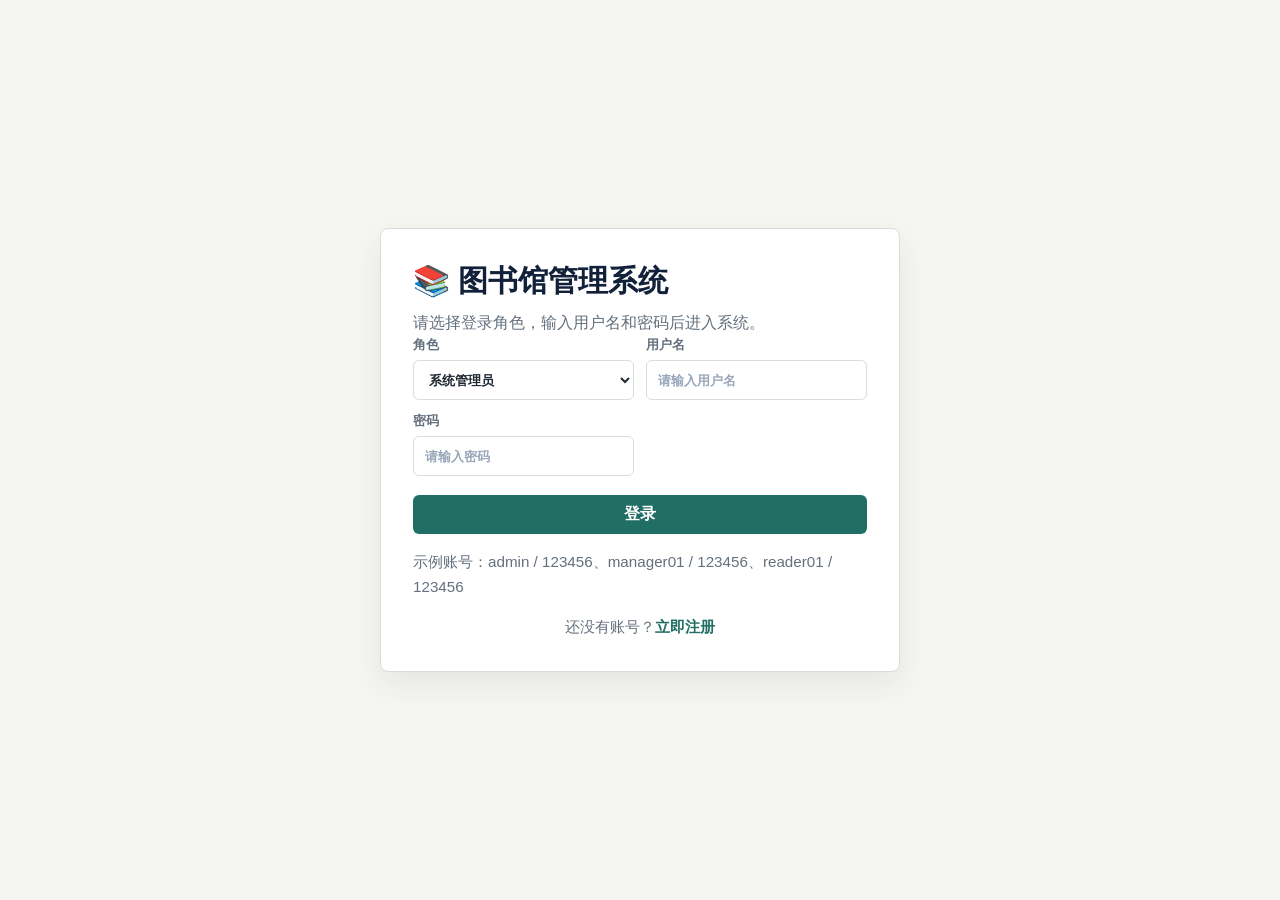
<file: index.html>
<!DOCTYPE html>
<html lang="zh-CN">
<head>
    <meta charset="UTF-8">
    <meta name="viewport" content="width=device-width, initial-scale=1.0">
    <title>总览 - 图书馆管理系统</title>
    <link rel="stylesheet" href="styles.css">
</head>
<body>
    <div class="app-shell">
        <!-- 侧边栏（动态渲染） -->
        <aside class="sidebar">
            <div class="brand">
                <span class="brand-mark">L</span>
                <div>
                    <strong>图书馆管理系统</strong>
                    <small>数据库原理大作业</small>
                </div>
            </div>
            <div class="user-panel">
                <div class="avatar" id="sidebarAvatar">?</div>
                <div class="user-name" id="sidebarUserName">当前用户</div>
                <div class="user-role" id="sidebarUserRole">未登录</div>
                <div class="profile-actions">
                    <button onclick="openProfileModal()">编辑个人信息</button>
                </div>
            </div>
            <nav class="nav-list" aria-label="主导航">
                <!-- JS动态渲染 -->
            </nav>
            <div class="sidebar-footer">
                <div class="footer-info" id="footerUserInfo"></div>
                <button class="logout-btn" onclick="logout()">退出登录</button>
            </div>
        </aside>

        <!-- 内容区 -->
        <main class="content">
            <header class="topbar">
                <div>
                    <p class="eyebrow">Library Management System</p>
                    <h1 id="pageTitle">📊 总览</h1>
                </div>
                <div class="top-actions">
                    <span class="status-pill" id="todayText"></span>
                </div>
            </header>

            <!-- 仪表盘指标 -->
            <div class="metric-grid">
                <article class="metric-card">
                    <span>馆藏图书</span>
                    <strong id="metricBooks">0</strong>
                    <small>馆藏总量</small>
                </article>
                <article class="metric-card">
                    <span>可借库存</span>
                    <strong id="metricAvailable">0</strong>
                    <small>当前可借数量</small>
                </article>
                <article class="metric-card">
                    <span>借阅中</span>
                    <strong id="metricBorrowing">0</strong>
                    <small>活跃借阅记录</small>
                </article>
                <article class="metric-card">
                    <span>待缴罚款</span>
                    <strong id="metricFine">0.00</strong>
                    <small>未缴纳罚款总额</small>
                </article>
            </div>

            <!-- 双栏：待办 + 快速入口 -->
            <div class="two-column">
                <section class="panel">
                    <div class="panel-heading">
                        <h2>今日待办</h2>
                        <span id="todoCount">0 项</span>
                    </div>
                    <div class="todo-list" id="todoList"></div>
                </section>

                <section class="panel">
                    <div class="panel-heading">
                        <h2>快速入口</h2>
                        <span>点击进入功能模块</span>
                    </div>
                    <div class="welcome-card-grid">
                        <a class="welcome-card" href="books.html">
                            <strong>📖 图书查询</strong>
                            <p>搜索图书，办理借阅。</p>
                        </a>
                        <a class="welcome-card" href="borrow.html">
                            <strong>📋 借阅服务</strong>
                            <p>查看记录，续借归还。</p>
                        </a>
                        <a id="adminCard" class="welcome-card" href="admin.html">
                            <strong>🔐 系统安全</strong>
                            <p>设置权限、分类、规则。</p>
                        </a>
                    </div>
                </section>
            </div>
        </main>
    </div>

    <!-- 个人信息弹窗 -->
    <div id="profileModal" class="modal">
        <div class="modal-content">
            <h3>个人信息管理</h3>
            <div id="profileReaderId" style="font-weight:700;color:#216e64;margin-bottom:6px;"></div>
            <input type="hidden" id="profileOldUsername">
            <label>用户名</label><input type="text" id="profileUsername" placeholder="用户名">
            <label>新密码</label><input type="password" id="profilePassword" placeholder="不修改则留空">
            <div class="profile-upload">
                <label>头像</label>
                <div id="profileAvatarPreview">?</div>
                <input type="file" id="profileAvatarInput" accept="image/*" onchange="handleAvatarUpload(event)">
            </div>
            <div class="modal-buttons">
                <button class="ghost-btn" onclick="closeProfileModal()">取消</button>
                <button class="primary-btn" onclick="saveProfile()">保存</button>
            </div>
        </div>
    </div>

    <script>document.getElementById("todayText").textContent = "今天：" + new Date().toISOString().slice(0, 10);</script>
    <script src="js/mock-data.js"></script>
    <script src="js/api.js"></script>
    <script src="script.js"></script>
</body>
</html>
</file>
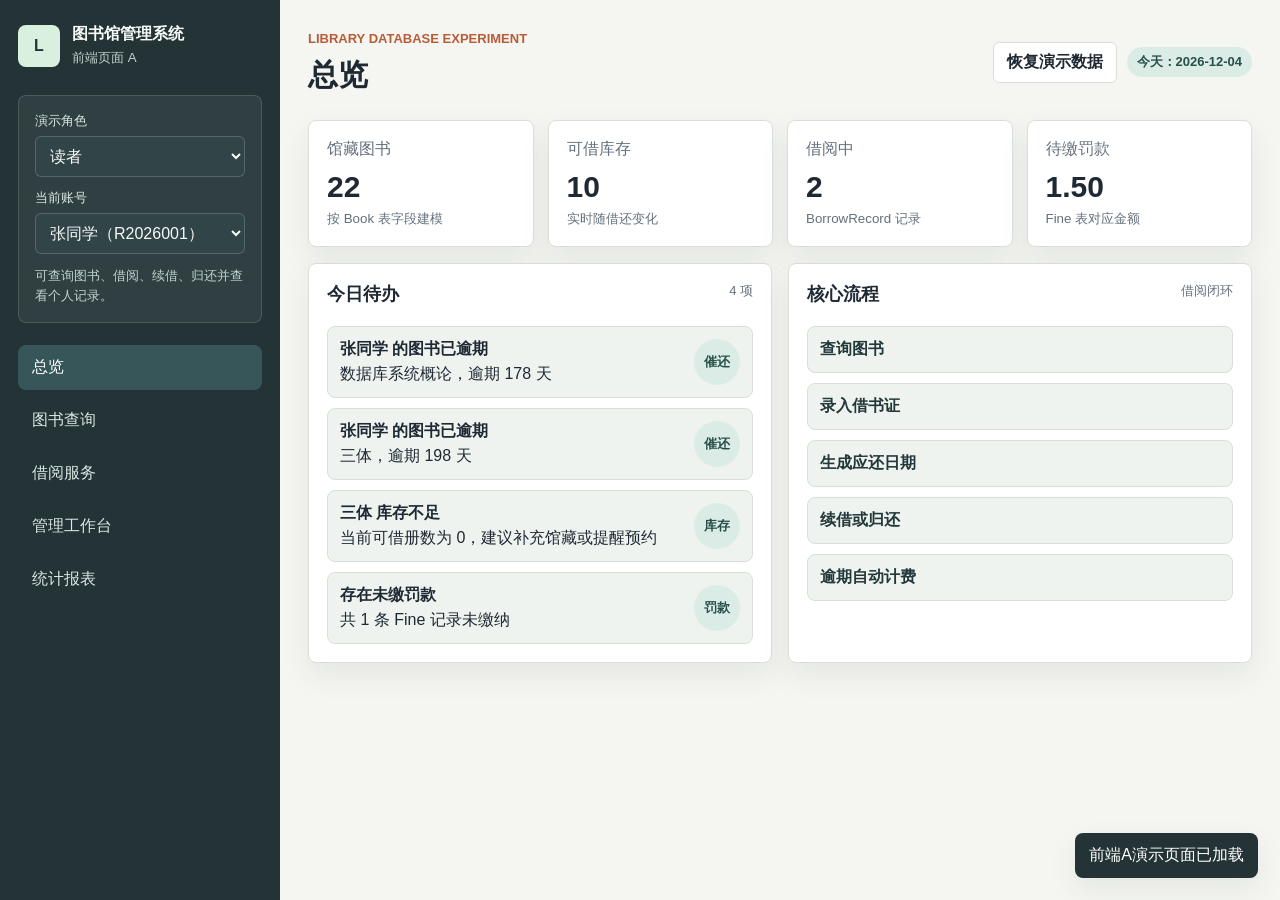
<file: frontend_A/index.html>
<!DOCTYPE html>
<html lang="zh-CN">
<head>
  <meta charset="UTF-8">
  <meta name="viewport" content="width=device-width, initial-scale=1.0">
  <title>图书馆管理系统 - 前端负责人A</title>
  <link rel="stylesheet" href="styles.css">
</head>
<body>
  <div class="app-shell">
    <aside class="sidebar">
      <div class="brand">
        <span class="brand-mark">L</span>
        <div>
          <strong>图书馆管理系统</strong>
          <small>前端页面 A</small>
        </div>
      </div>

      <section class="user-card">
        <label for="roleSelect">演示角色</label>
        <select id="roleSelect">
          <option value="reader">读者</option>
          <option value="librarian">图书管理员</option>
          <option value="admin">系统管理员</option>
        </select>
        <label for="userSelect">当前账号</label>
        <select id="userSelect"></select>
        <div class="role-note" id="roleNote"></div>
      </section>

      <nav class="nav-list" aria-label="主导航">
        <button class="nav-item active" data-view="dashboard">总览</button>
        <button class="nav-item" data-view="catalog">图书查询</button>
        <button class="nav-item" data-view="borrow">借阅服务</button>
        <button class="nav-item" data-view="manage">管理工作台</button>
        <button class="nav-item" data-view="reports">统计报表</button>
      </nav>
    </aside>

    <main class="content">
      <header class="topbar">
        <div>
          <p class="eyebrow">Library Database Experiment</p>
          <h1 id="pageTitle">总览</h1>
        </div>
        <div class="top-actions">
          <button class="ghost-btn" id="resetDemoBtn">恢复演示数据</button>
          <span class="status-pill" id="todayText"></span>
        </div>
      </header>

      <section class="view active" id="dashboardView">
        <div class="metric-grid">
          <article class="metric-card">
            <span>馆藏图书</span>
            <strong id="metricBooks">0</strong>
            <small>按 Book 表字段建模</small>
          </article>
          <article class="metric-card">
            <span>可借库存</span>
            <strong id="metricAvailable">0</strong>
            <small>实时随借还变化</small>
          </article>
          <article class="metric-card">
            <span>借阅中</span>
            <strong id="metricBorrowing">0</strong>
            <small>BorrowRecord 记录</small>
          </article>
          <article class="metric-card">
            <span>待缴罚款</span>
            <strong id="metricFine">0.00</strong>
            <small>Fine 表对应金额</small>
          </article>
        </div>

        <div class="two-column">
          <section class="panel">
            <div class="panel-heading">
              <h2>今日待办</h2>
              <span id="todoCount">0 项</span>
            </div>
            <div class="todo-list" id="todoList"></div>
          </section>

          <section class="panel">
            <div class="panel-heading">
              <h2>核心流程</h2>
              <span>借阅闭环</span>
            </div>
            <div class="flow">
              <div>查询图书</div>
              <div>录入借书证</div>
              <div>生成应还日期</div>
              <div>续借或归还</div>
              <div>逾期自动计费</div>
            </div>
          </section>
        </div>
      </section>

      <section class="view" id="catalogView">
        <section class="panel">
          <div class="panel-heading">
            <div>
              <h2>图书查询</h2>
              <p>支持按书名、作者、ISBN、分类检索，读者可直接发起借阅。</p>
            </div>
            <button class="primary-btn role-librarian role-admin" id="quickAddBookBtn">新增图书</button>
          </div>
          <div class="toolbar">
            <input id="bookSearchInput" type="search" placeholder="输入书名、作者、ISBN 或分类">
            <select id="categoryFilter">
              <option value="">全部分类</option>
            </select>
            <select id="availabilityFilter">
              <option value="">全部状态</option>
              <option value="available">只看可借</option>
              <option value="empty">库存不足</option>
            </select>
          </div>
          <div class="table-wrap">
            <table>
              <thead>
                <tr>
                  <th>编号</th>
                  <th>书名</th>
                  <th>作者</th>
                  <th>ISBN</th>
                  <th>分类</th>
                  <th>库存</th>
                  <th>状态</th>
                  <th>操作</th>
                </tr>
              </thead>
              <tbody id="bookTableBody"></tbody>
            </table>
          </div>
        </section>
      </section>

      <section class="view" id="borrowView">
        <div class="two-column">
          <section class="panel">
            <div class="panel-heading">
              <div>
                <h2>快速借阅</h2>
                <p>录入读者和图书编号，自动按规则计算应还日期。</p>
              </div>
            </div>
            <form class="form-grid" id="borrowForm">
              <label>
                借书证号
                <input id="borrowReaderCard" list="readerCards" placeholder="例如 R2026001" required>
              </label>
              <label>
                图书编号
                <input id="borrowBookId" type="number" min="1" placeholder="例如 1001" required>
              </label>
              <button class="primary-btn" type="submit">办理借阅</button>
            </form>
            <datalist id="readerCards"></datalist>
          </section>

          <section class="panel">
            <div class="panel-heading">
              <h2>当前借阅规则</h2>
              <span id="currentRuleLabel">学生规则</span>
            </div>
            <div class="rule-summary" id="ruleSummary"></div>
          </section>
        </div>

        <section class="panel">
          <div class="panel-heading">
            <div>
              <h2>借阅记录</h2>
              <p>支持续借一次、归还图书、自动生成逾期罚款。</p>
            </div>
            <select id="recordStatusFilter">
              <option value="">全部记录</option>
              <option value="借阅中">借阅中</option>
              <option value="已归还">已归还</option>
              <option value="逾期">逾期</option>
            </select>
          </div>
          <div class="table-wrap">
            <table>
              <thead>
                <tr>
                  <th>记录号</th>
                  <th>读者</th>
                  <th>图书</th>
                  <th>借阅日期</th>
                  <th>应还日期</th>
                  <th>状态</th>
                  <th>续借</th>
                  <th>操作</th>
                </tr>
              </thead>
              <tbody id="recordTableBody"></tbody>
            </table>
          </div>
        </section>

        <section class="panel">
          <div class="panel-heading">
            <h2>罚款记录</h2>
            <span>逾期归还后自动生成</span>
          </div>
          <div class="table-wrap">
            <table>
              <thead>
                <tr>
                  <th>罚款号</th>
                  <th>借阅记录</th>
                  <th>金额</th>
                  <th>生成日期</th>
                  <th>缴纳状态</th>
                  <th>操作</th>
                </tr>
              </thead>
              <tbody id="fineTableBody"></tbody>
            </table>
          </div>
        </section>
      </section>

      <section class="view" id="manageView">
        <div class="management-grid">
          <section class="panel">
            <div class="panel-heading">
              <h2>图书信息管理</h2>
              <span>添加、修改、删除</span>
            </div>
            <form class="form-grid" id="bookForm">
              <input id="bookId" type="hidden">
              <label>书名<input id="bookName" required></label>
              <label>作者<input id="bookAuthor" required></label>
              <label>ISBN<input id="bookIsbn" required></label>
              <label>出版社<input id="bookPublisher" required></label>
              <label>分类<input id="bookCategory" list="categoryNames" required></label>
              <label>总册数<input id="bookTotal" type="number" min="1" required></label>
              <label>可借册数<input id="bookAvailable" type="number" min="0" required></label>
              <button class="primary-btn" type="submit">保存图书</button>
              <button class="ghost-btn" type="button" id="clearBookFormBtn">清空</button>
            </form>
            <datalist id="categoryNames"></datalist>
          </section>

          <section class="panel">
            <div class="panel-heading">
              <h2>读者管理</h2>
              <span>账号维护</span>
            </div>
            <form class="form-grid" id="readerForm">
              <input id="readerId" type="hidden">
              <label>借书证号<input id="readerCard" required></label>
              <label>姓名<input id="readerName" required></label>
              <label>性别
                <select id="readerGender">
                  <option>男</option>
                  <option>女</option>
                </select>
              </label>
              <label>电话<input id="readerPhone" required></label>
              <label>读者类型
                <select id="readerType">
                  <option>学生</option>
                  <option>教师</option>
                </select>
              </label>
              <label>状态
                <select id="readerStatus">
                  <option>正常</option>
                  <option>停用</option>
                </select>
              </label>
              <button class="primary-btn" type="submit">保存读者</button>
              <button class="ghost-btn" type="button" id="clearReaderFormBtn">清空</button>
            </form>
          </section>
        </div>

        <section class="panel">
          <div class="panel-heading">
            <h2>读者账号列表</h2>
            <span>对应 Reader 表</span>
          </div>
          <div class="table-wrap">
            <table>
              <thead>
                <tr>
                  <th>读者编号</th>
                  <th>借书证号</th>
                  <th>姓名</th>
                  <th>类型</th>
                  <th>电话</th>
                  <th>状态</th>
                  <th>操作</th>
                </tr>
              </thead>
              <tbody id="readerManageTableBody"></tbody>
            </table>
          </div>
        </section>

        <div class="management-grid">
          <section class="panel">
            <div class="panel-heading">
              <h2>借阅规则设置</h2>
              <span>系统管理员</span>
            </div>
            <form class="form-grid" id="ruleForm">
              <label>读者类型
                <select id="ruleReaderType">
                  <option>学生</option>
                  <option>教师</option>
                </select>
              </label>
              <label>最大借阅天数<input id="ruleDays" type="number" min="1" required></label>
              <label>最大借阅数量<input id="ruleCount" type="number" min="1" required></label>
              <label>每日逾期费<input id="ruleFine" type="number" min="0" step="0.1" required></label>
              <label>最大续借次数<input id="ruleRenewTimes" type="number" min="0" required></label>
              <label>续借天数<input id="ruleRenewDays" type="number" min="0" required></label>
              <button class="primary-btn" type="submit">保存规则</button>
            </form>
          </section>

          <section class="panel">
            <div class="panel-heading">
              <h2>分类维护</h2>
              <span>Category 表</span>
            </div>
            <form class="inline-form" id="categoryForm">
              <input id="newCategory" placeholder="新增分类名称" required>
              <button class="primary-btn" type="submit">添加</button>
            </form>
            <div class="chip-list" id="categoryChipList"></div>
          </section>
        </div>
      </section>

      <section class="view" id="reportsView">
        <div class="two-column">
          <section class="panel">
            <div class="panel-heading">
              <h2>热门图书统计</h2>
              <span>按借阅次数排序</span>
            </div>
            <div class="bar-list" id="hotBookBars"></div>
          </section>

          <section class="panel">
            <div class="panel-heading">
              <h2>活跃读者统计</h2>
              <span>按借阅次数排序</span>
            </div>
            <div class="bar-list" id="activeReaderBars"></div>
          </section>
        </div>

        <section class="panel">
          <div class="panel-heading">
            <h2>逾期催还名单</h2>
            <span>用于图书管理员通知读者</span>
          </div>
          <div class="table-wrap">
            <table>
              <thead>
                <tr>
                  <th>读者</th>
                  <th>电话</th>
                  <th>图书</th>
                  <th>应还日期</th>
                  <th>逾期天数</th>
                  <th>预计罚款</th>
                </tr>
              </thead>
              <tbody id="overdueTableBody"></tbody>
            </table>
          </div>
        </section>
      </section>
    </main>
  </div>

  <div class="toast" id="toast" role="status" aria-live="polite"></div>
  <script src="app.js"></script>
</body>
</html>
</file>
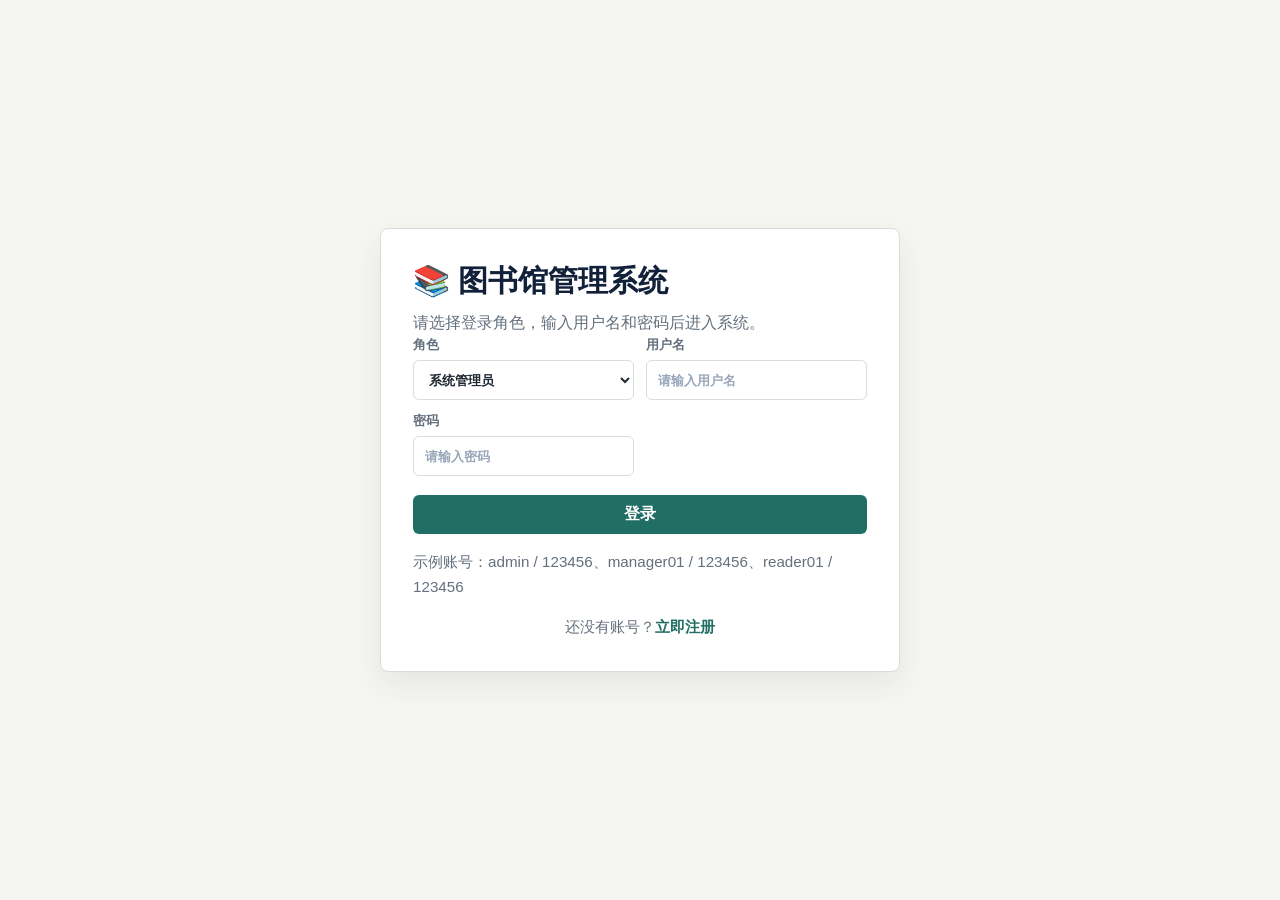
<file: admin.html>
<!DOCTYPE html>
<html lang="zh-CN">
<head>
    <meta charset="UTF-8">
    <meta name="viewport" content="width=device-width, initial-scale=1.0">
    <title>系统安全 - 图书馆管理系统</title>
    <link rel="stylesheet" href="styles.css">
</head>
<body>
    <div class="app-shell">
        <!-- 侧边栏 -->
        <aside class="sidebar">
            <div class="brand">
                <span class="brand-mark">L</span>
                <div>
                    <strong>图书馆管理系统</strong>
                    <small>数据库原理大作业</small>
                </div>
            </div>
            <div class="user-panel">
                <div class="avatar" id="sidebarAvatar">?</div>
                <div class="user-name" id="sidebarUserName">当前用户</div>
                <div class="user-role" id="sidebarUserRole">未登录</div>
                <div class="profile-actions">
                    <button onclick="openProfileModal()">编辑个人信息</button>
                </div>
            </div>
            <nav class="nav-list" aria-label="主导航">
                <!-- JS动态渲染 -->
            </nav>
            <div class="sidebar-footer">
                <div class="footer-info" id="footerUserInfo"></div>
                <button class="logout-btn" onclick="logout()">退出登录</button>
            </div>
        </aside>

        <!-- 内容区 -->
        <main class="content">
            <header class="topbar">
                <div>
                    <p class="eyebrow">Library Management System</p>
                    <h1 id="pageTitle">🔐 系统安全</h1>
                </div>
            </header>

            <div class="admin-grid">
                <!-- 用户权限管理 -->
                <section class="panel">
                    <div class="panel-heading">
                        <h2>用户权限管理</h2>
                        <span>分配用户角色</span>
                    </div>
                    <div class="toolbar">
                        <button class="primary-btn" onclick="openRoleModal()">➕ 新增用户权限</button>
                    </div>
                    <div class="table-wrap">
                        <table>
                            <thead><tr><th>序号</th><th>用户名</th><th>角色</th><th>操作</th></tr></thead>
                            <tbody id="roleListBody"></tbody>
                        </table>
                    </div>
                </section>

                <!-- 分类管理 -->
                <section class="panel">
                    <div class="panel-heading">
                        <h2>图书分类管理</h2>
                        <span>Category 维护</span>
                    </div>
                    <form class="inline-form" onsubmit="event.preventDefault(); addCategory();">
                        <input id="newCategory" placeholder="新增分类名称" required>
                        <button class="primary-btn" type="submit">添加</button>
                    </form>
                    <div class="chip-list" id="categoryChipList"></div>
                </section>

                <!-- 借阅规则设置 -->
                <section class="panel">
                    <div class="panel-heading">
                        <h2>借阅规则设置</h2>
                        <span>配置借阅参数</span>
                    </div>
                    <div class="rule-row">
                        <label>最大借阅数量<input type="number" id="maxBorrow" min="1"></label>
                        <label>借阅天数<input type="number" id="borrowDays" min="1"></label>
                        <label>逾期费用（元/天）<input type="number" id="overdueFee" min="0" step="0.1"></label>
                    </div>
                    <div class="rule-row">
                        <label>最大续借次数<input type="number" id="maxRenewTimes" min="0"></label>
                        <label>续借天数<input type="number" id="renewDays" min="0"></label>
                    </div>
                    <button class="primary-btn" onclick="saveBorrowRules()">保存规则</button>
                </section>

                <!-- 数据备份与恢复 -->
                <section class="panel">
                    <div class="panel-heading">
                        <h2>数据备份与恢复</h2>
                        <span>本地存储操作</span>
                    </div>
                    <p style="margin-bottom:1rem;">备份到浏览器本地存储，支持一键恢复。</p>
                    <div class="action-bar">
                        <button class="primary-btn" onclick="backupData()">备份数据</button>
                        <button class="danger-btn" onclick="restoreDemoData()">恢复备份数据</button>
                    </div>
                </section>
            </div>

            <!-- 邀请码管理（全宽面板） -->
            <section class="panel">
                <div class="panel-heading">
                    <div>
                        <h2>🔑 邀请码管理</h2>
                        <p>生成和吊销注册邀请码。读者注册无需邀请码，图书管理员和系统管理员注册需要有效的邀请码。</p>
                    </div>
                </div>
                <div class="toolbar">
                    <label>目标角色
                        <select id="inviteCodeRole">
                            <option>图书管理员</option>
                            <option>系统管理员</option>
                        </select>
                    </label>
                    <label>最大使用次数
                        <input type="number" id="inviteCodeMaxUses" min="0" value="1" placeholder="0=不限" style="width:100px;">
                    </label>
                    <button class="primary-btn" onclick="generateInviteCode()">🎫 生成邀请码</button>
                </div>
                <div class="table-wrap">
                    <table>
                        <thead>
                            <tr><th>邀请码</th><th>目标角色</th><th>使用量</th><th>状态</th><th>创建者</th><th>创建日期</th><th>操作</th></tr>
                        </thead>
                        <tbody id="inviteCodeListBody"></tbody>
                    </table>
                </div>
            </section>
        </main>
    </div>

    <!-- 角色弹窗 -->
    <div id="roleModal" class="modal">
        <div class="modal-content">
            <h3 id="roleModalTitle">新增用户权限</h3>
            <input type="hidden" id="editRoleUsername">
            <input type="hidden" id="editRoleUserId">
            <label>用户名</label><input type="text" id="roleUsername" placeholder="请输入用户名">
            <label>密码</label><input type="password" id="rolePassword" placeholder="留空则不修改">
            <label>角色</label>
            <select id="roleType">
                <option>系统管理员</option>
                <option>图书管理员</option>
                <option>读者</option>
            </select>
            <div class="modal-buttons">
                <button class="ghost-btn" onclick="closeRoleModal()">取消</button>
                <button class="primary-btn" onclick="saveRole()">保存</button>
            </div>
        </div>
    </div>

    <!-- 个人信息弹窗 -->
    <div id="profileModal" class="modal">
        <div class="modal-content">
            <h3>个人信息管理</h3>
            <div id="profileReaderId" style="font-weight:700;color:#216e64;margin-bottom:6px;"></div>
            <input type="hidden" id="profileOldUsername">
            <label>用户名</label><input type="text" id="profileUsername" placeholder="用户名">
            <label>新密码</label><input type="password" id="profilePassword" placeholder="不修改则留空">
            <div class="profile-upload">
                <label>头像</label>
                <div id="profileAvatarPreview">?</div>
                <input type="file" id="profileAvatarInput" accept="image/*" onchange="handleAvatarUpload(event)">
            </div>
            <div class="modal-buttons">
                <button class="ghost-btn" onclick="closeProfileModal()">取消</button>
                <button class="primary-btn" onclick="saveProfile()">保存</button>
            </div>
        </div>
    </div>

    <script src="js/mock-data.js"></script>
    <script src="js/api.js"></script>
    <script src="script.js"></script>
</body>
</html>
</file>
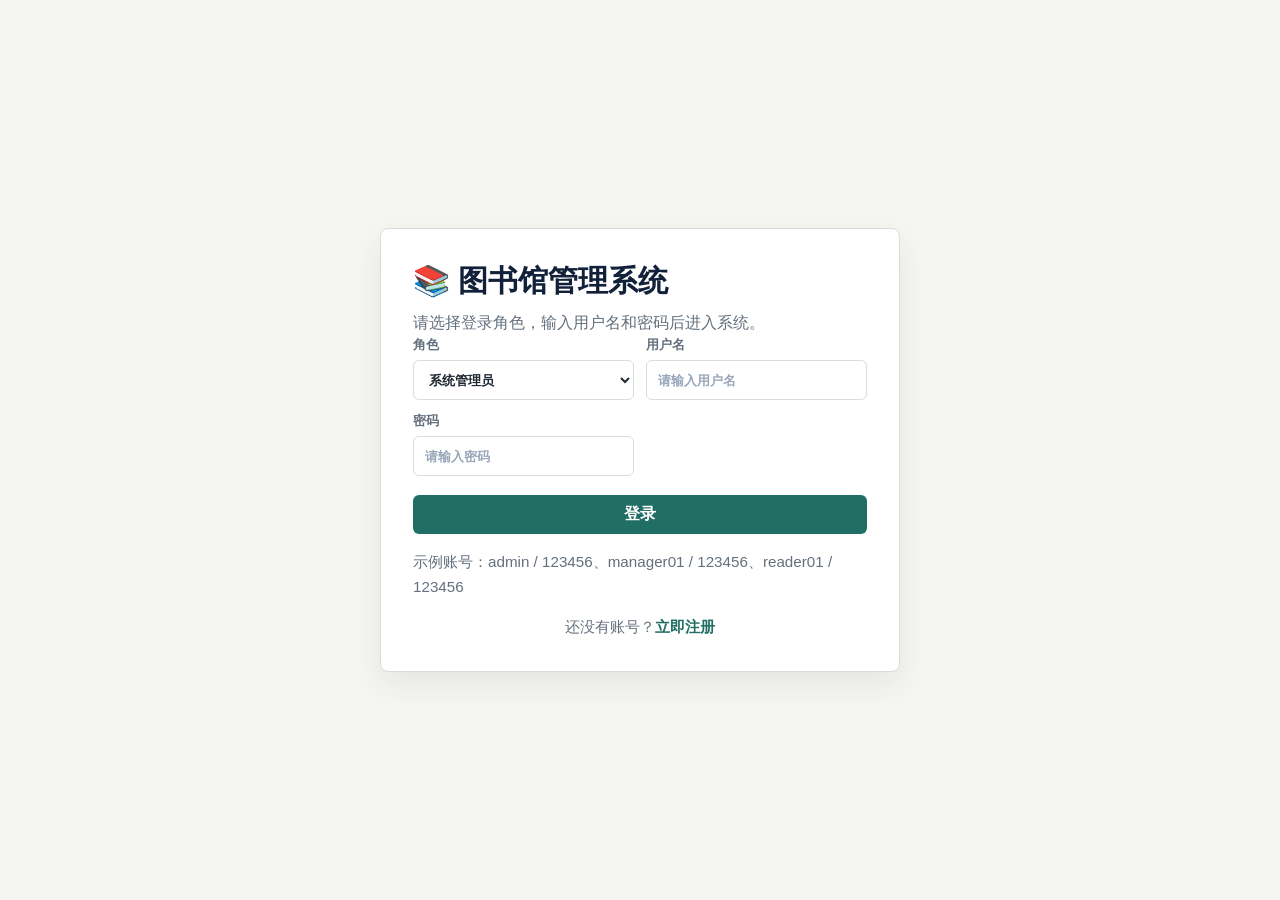
<file: books.html>
<!DOCTYPE html>
<html lang="zh-CN">
<head>
    <meta charset="UTF-8">
    <meta name="viewport" content="width=device-width, initial-scale=1.0">
    <title>图书管理 - 图书馆管理系统</title>
    <link rel="stylesheet" href="styles.css">
</head>
<body>
    <div class="app-shell">
        <!-- 侧边栏 -->
        <aside class="sidebar">
            <div class="brand">
                <span class="brand-mark">L</span>
                <div>
                    <strong>图书馆管理系统</strong>
                    <small>数据库原理大作业</small>
                </div>
            </div>
            <div class="user-panel">
                <div class="avatar" id="sidebarAvatar">?</div>
                <div class="user-name" id="sidebarUserName">当前用户</div>
                <div class="user-role" id="sidebarUserRole">未登录</div>
                <div class="profile-actions">
                    <button onclick="openProfileModal()">编辑个人信息</button>
                </div>
            </div>
            <nav class="nav-list" aria-label="主导航">
                <!-- JS动态渲染 -->
            </nav>
            <div class="sidebar-footer">
                <div class="footer-info" id="footerUserInfo"></div>
                <button class="logout-btn" onclick="logout()">退出登录</button>
            </div>
        </aside>

        <!-- 内容区 -->
        <main class="content">
            <header class="topbar">
                <div>
                    <p class="eyebrow">Library Management System</p>
                    <h1 id="pageTitle">📖 图书管理</h1>
                </div>
            </header>

            <section class="panel">
                <div class="panel-heading">
                    <div>
                        <h2>图书查询与管理</h2>
                        <p>支持按书名、作者、ISBN、分类检索。管理员可增删改图书。</p>
                    </div>
                    <button class="primary-btn" id="addBookBtn" onclick="openBookModal()">➕ 添加图书</button>
                </div>
                <div class="toolbar">
                    <input type="text" id="searchInput" class="search-box" placeholder="按书名 / 作者 / ISBN / 分类 / ID 搜索">
                    <select id="categoryFilter">
                        <option value="">全部分类</option>
                    </select>
                    <select id="availabilityFilter">
                        <option value="">全部状态</option>
                        <option value="available">只看可借</option>
                        <option value="empty">库存不足</option>
                    </select>
                </div>
                <div class="table-wrap">
                    <table>
                        <thead>
                            <tr><th>ID</th><th>书名</th><th>作者</th><th>ISBN</th><th>出版社</th><th>分类</th><th>库存</th><th>状态</th><th>操作</th></tr>
                        </thead>
                        <tbody id="bookListBody"></tbody>
                    </table>
                </div>
                <div class="pagination" id="bookPagination"></div>
            </section>
        </main>
    </div>

    <!-- 图书弹窗 -->
    <div id="bookModal" class="modal">
        <div class="modal-content">
            <h3 id="modalTitle">添加图书</h3>
            <input type="hidden" id="editBookId">
            <div class="form-grid">
                <label>书名<input type="text" id="bookTitle" placeholder="书名" required></label>
                <label>作者<input type="text" id="bookAuthor" placeholder="作者" required></label>
                <label>ISBN<input type="text" id="bookIsbn" placeholder="ISBN"></label>
                <label>出版社<input type="text" id="bookPublisher" placeholder="出版社"></label>
                <label>分类<input type="text" id="bookCategory" placeholder="分类" required></label>
                <label>总册数<input type="number" id="bookTotal" min="1" required></label>
                <label>可借册数<input type="number" id="bookAvailable" min="0" required></label>
            </div>
            <div class="modal-buttons">
                <button class="ghost-btn" onclick="closeBookModal()">取消</button>
                <button class="primary-btn" onclick="saveBook()">保存</button>
            </div>
        </div>
    </div>

    <!-- 个人信息弹窗 -->
    <div id="profileModal" class="modal">
        <div class="modal-content">
            <h3>个人信息管理</h3>
            <div id="profileReaderId" style="font-weight:700;color:#216e64;margin-bottom:6px;"></div>
            <input type="hidden" id="profileOldUsername">
            <label>用户名</label><input type="text" id="profileUsername" placeholder="用户名">
            <label>新密码</label><input type="password" id="profilePassword" placeholder="不修改则留空">
            <div class="profile-upload">
                <label>头像</label>
                <div id="profileAvatarPreview">?</div>
                <input type="file" id="profileAvatarInput" accept="image/*" onchange="handleAvatarUpload(event)">
            </div>
            <div class="modal-buttons">
                <button class="ghost-btn" onclick="closeProfileModal()">取消</button>
                <button class="primary-btn" onclick="saveProfile()">保存</button>
            </div>
        </div>
    </div>

    <script src="js/mock-data.js"></script>
    <script src="js/api.js"></script>
    <script src="script.js"></script>
</body>
</html>
</file>
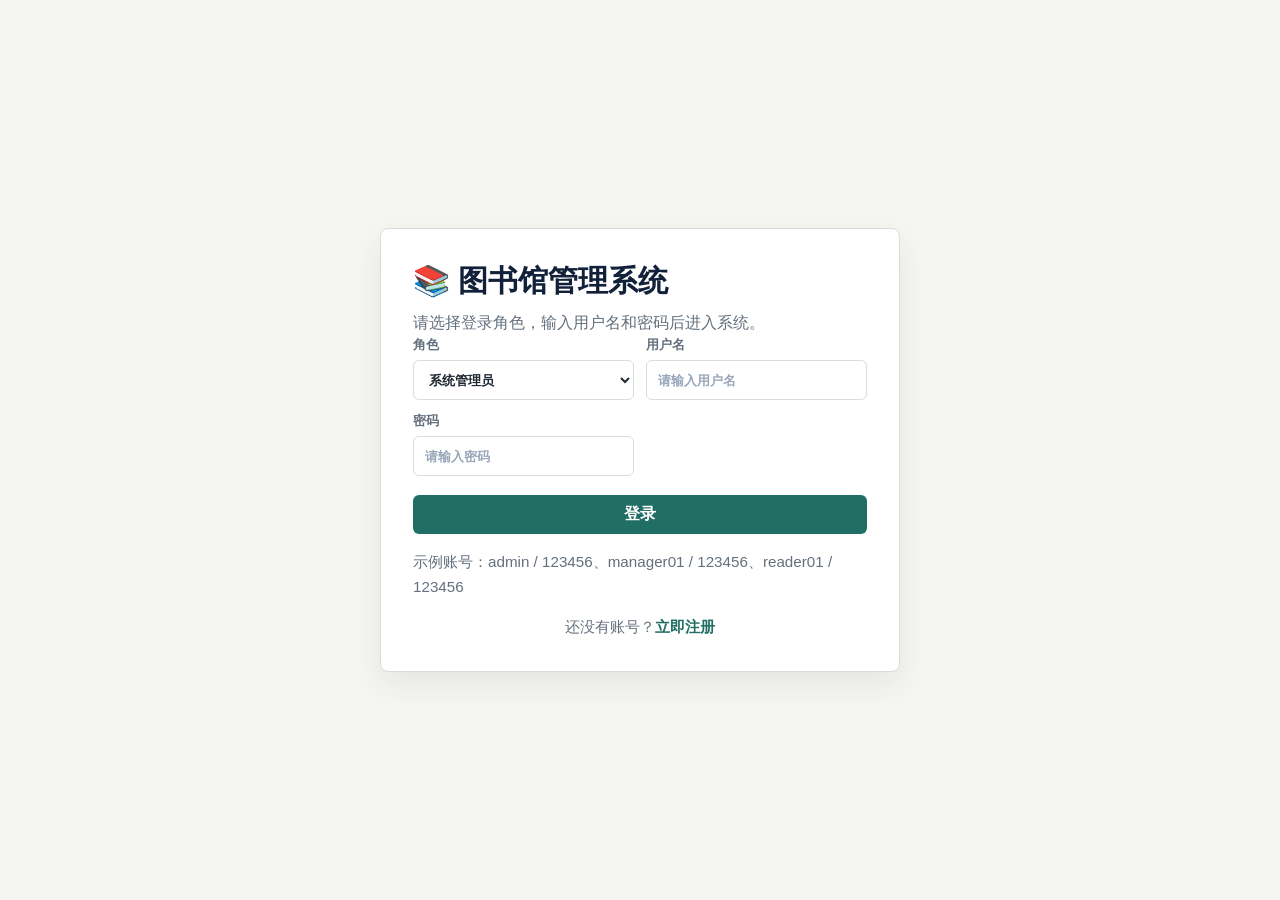
<file: borrow.html>
<!DOCTYPE html>
<html lang="zh-CN">
<head>
    <meta charset="UTF-8">
    <meta name="viewport" content="width=device-width, initial-scale=1.0">
    <title>借阅管理 - 图书馆管理系统</title>
    <link rel="stylesheet" href="styles.css">
</head>
<body>
    <div class="app-shell">
        <!-- 侧边栏 -->
        <aside class="sidebar">
            <div class="brand">
                <span class="brand-mark">L</span>
                <div>
                    <strong>图书馆管理系统</strong>
                    <small>数据库原理大作业</small>
                </div>
            </div>
            <div class="user-panel">
                <div class="avatar" id="sidebarAvatar">?</div>
                <div class="user-name" id="sidebarUserName">当前用户</div>
                <div class="user-role" id="sidebarUserRole">未登录</div>
                <div class="profile-actions">
                    <button onclick="openProfileModal()">编辑个人信息</button>
                </div>
            </div>
            <nav class="nav-list" aria-label="主导航">
                <!-- JS动态渲染 -->
            </nav>
            <div class="sidebar-footer">
                <div class="footer-info" id="footerUserInfo"></div>
                <button class="logout-btn" onclick="logout()">退出登录</button>
            </div>
        </aside>

        <!-- 内容区 -->
        <main class="content">
            <header class="topbar">
                <div>
                    <p class="eyebrow">Library Management System</p>
                    <h1 id="pageTitle">📋 借阅管理</h1>
                </div>
                <div class="top-actions">
                    <button class="ghost-btn" id="notifyBtn" onclick="notifyOverdue()">🔔 逾期催还检查</button>
                </div>
            </header>

            <!-- 快速借阅 + 规则摘要（仅管理员可见） -->
            <div class="two-column" id="adminBorrowSection">
                <section class="panel">
                    <div class="panel-heading">
                        <div>
                            <h2>快速借阅</h2>
                            <p>输入读者ID和图书编号，自动按规则生成应还日期。</p>
                        </div>
                    </div>
                    <form class="form-grid" id="borrowForm">
                        <label>读者ID
                            <input id="borrowReaderId" type="number" min="1" placeholder="例如 1" required>
                        </label>
                        <label>图书编号
                            <input id="borrowBookId" type="number" min="1" placeholder="例如 1" required>
                        </label>
                        <button class="primary-btn" type="submit">办理借阅</button>
                    </form>
                </section>

                <section class="panel" id="ruleSummaryPanel">
                    <div class="panel-heading">
                        <h2>当前借阅规则</h2>
                        <span id="currentRuleLabel">学生规则</span>
                    </div>
                    <div class="rule-summary" id="ruleSummary"></div>
                </section>
            </div>

            <!-- 借阅记录 -->
            <section class="panel">
                <div class="panel-heading">
                    <div>
                        <h2>借阅记录</h2>
                        <p>支持续借和归还操作，逾期归还自动生成罚款。</p>
                    </div>
                    <select id="recordStatusFilter">
                        <option value="">全部记录</option>
                        <option value="借阅中">借阅中</option>
                        <option value="已归还">已归还</option>
                        <option value="逾期">逾期</option>
                    </select>
                </div>
                <div class="toolbar">
                    <input type="text" id="borrowIdSearch" class="search-box" placeholder="按借阅ID或读者ID搜索">
                    <button class="primary-btn" onclick="searchBorrowRecords()">🔍 搜索</button>
                </div>
                <div class="table-wrap">
                    <table>
                        <thead>
                            <tr><th>记录号</th><th>读者</th><th>图书</th><th>借阅日期</th><th>应还日期</th><th>状态</th><th>续借</th><th>操作</th></tr>
                        </thead>
                        <tbody id="borrowListBody"></tbody>
                    </table>
                </div>
            </section>

            <!-- 罚款记录 -->
            <section class="panel">
                <div class="panel-heading">
                    <h2>罚款记录</h2>
                    <span>逾期归还后自动生成</span>
                </div>
                <div class="table-wrap">
                    <table>
                        <thead>
                            <tr><th>罚款号</th><th>借阅记录</th><th>金额</th><th>生成日期</th><th>状态</th><th>操作</th></tr>
                        </thead>
                        <tbody id="fineTableBody"></tbody>
                    </table>
                </div>
            </section>
        </main>
    </div>

    <!-- 个人信息弹窗 -->
    <div id="profileModal" class="modal">
        <div class="modal-content">
            <h3>个人信息管理</h3>
            <div id="profileReaderId" style="font-weight:700;color:#216e64;margin-bottom:6px;"></div>
            <input type="hidden" id="profileOldUsername">
            <label>用户名</label><input type="text" id="profileUsername" placeholder="用户名">
            <label>新密码</label><input type="password" id="profilePassword" placeholder="不修改则留空">
            <div class="profile-upload">
                <label>头像</label>
                <div id="profileAvatarPreview">?</div>
                <input type="file" id="profileAvatarInput" accept="image/*" onchange="handleAvatarUpload(event)">
            </div>
            <div class="modal-buttons">
                <button class="ghost-btn" onclick="closeProfileModal()">取消</button>
                <button class="primary-btn" onclick="saveProfile()">保存</button>
            </div>
        </div>
    </div>

    <script src="js/mock-data.js"></script>
    <script src="js/api.js"></script>
    <script src="script.js"></script>
</body>
</html>
</file>
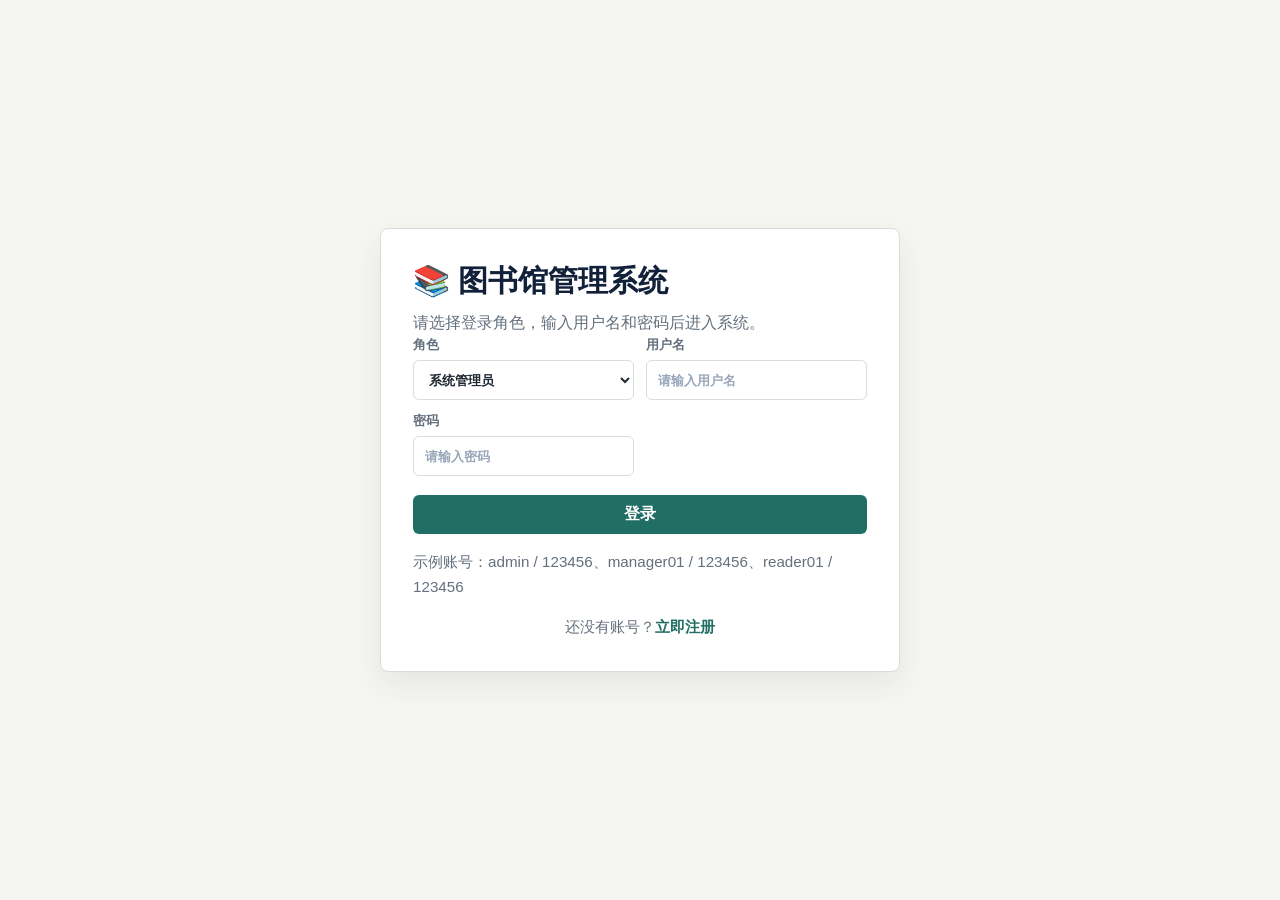
<file: login.html>
<!DOCTYPE html>
<html lang="zh-CN">
<head>
    <meta charset="UTF-8">
    <meta name="viewport" content="width=device-width, initial-scale=1.0">
    <title>登录 - 图书馆管理系统</title>
    <link rel="stylesheet" href="styles.css">
</head>
<body>
    <div class="login-shell">
        <!-- 登录表单 -->
        <div class="login-card" id="loginForm">
            <h1>📚 图书馆管理系统</h1>
            <p>请选择登录角色，输入用户名和密码后进入系统。</p>
            <div class="form-grid">
                <label>角色
                    <select id="loginRole">
                        <option>系统管理员</option>
                        <option>图书管理员</option>
                        <option>读者</option>
                    </select>
                </label>
                <label>用户名
                    <input type="text" id="loginUsername" placeholder="请输入用户名">
                </label>
                <label>密码
                    <input type="password" id="loginPassword" placeholder="请输入密码">
                </label>
            </div>
            <div style="margin-top: 1.2rem;">
                <button onclick="login()" class="primary-btn" style="width:100%;">登录</button>
            </div>
            <p class="small-text">
                示例账号：admin / 123456、manager01 / 123456、reader01 / 123456
            </p>
            <p class="small-text form-switch">
                还没有账号？<a href="javascript:void(0)" onclick="showRegisterForm()">立即注册</a>
            </p>
        </div>

        <!-- 注册表单（默认隐藏） -->
        <div class="login-card" id="registerForm" style="display:none;">
            <h1>📝 账号注册</h1>
            <p>填写以下信息完成注册。</p>
            <div class="form-grid">
                <label>注册角色
                    <select id="regRole" onchange="onRegRoleChange()">
                        <option>读者</option>
                        <option>图书管理员</option>
                        <option>系统管理员</option>
                    </select>
                </label>
                <label>用户名
                    <input type="text" id="regUsername" placeholder="4-16位字母或数字">
                </label>
                <label>密码
                    <input type="password" id="regPassword" placeholder="请输入密码">
                </label>
                <label>确认密码
                    <input type="password" id="regPasswordConfirm" placeholder="请再次输入密码">
                </label>
            </div>
            <!-- 读者额外信息（仅读者角色时显示） -->
            <div id="readerExtraFields" style="margin-top:0.8rem;">
                <div class="form-grid">
                    <label>真实姓名
                        <input type="text" id="regReaderName" placeholder="请输入真实姓名">
                    </label>
                    <label>性别
                        <select id="regReaderGender"><option>男</option><option>女</option></select>
                    </label>
                    <label>电话
                        <input type="text" id="regReaderPhone" placeholder="请输入联系电话">
                    </label>
                    <label>读者类型
                        <select id="regReaderType"><option>本科生</option><option>研究生</option><option>教师</option><option>校外人员</option></select>
                    </label>
                </div>
            </div>
            <!-- 邀请码区域（管理员时才显示） -->
            <div id="inviteCodeSection" style="display:none; margin-top:1rem;">
                <label>邀请码
                    <input type="text" id="regInviteCode" placeholder="管理员注册需要邀请码">
                </label>
            </div>
            <div style="margin-top: 1.2rem;">
                <button onclick="register()" class="primary-btn" style="width:100%;">注册</button>
            </div>
            <p class="small-text">
                读者注册无需邀请码；图书管理员需要邀请码。
            </p>
            <p class="small-text form-switch">
                已有账号？<a href="javascript:void(0)" onclick="showLoginForm()">返回登录</a>
            </p>
        </div>
    </div>
    <script src="js/mock-data.js"></script>
    <script src="js/api.js"></script>
    <script src="script.js"></script>
</body>
</html>
</file>
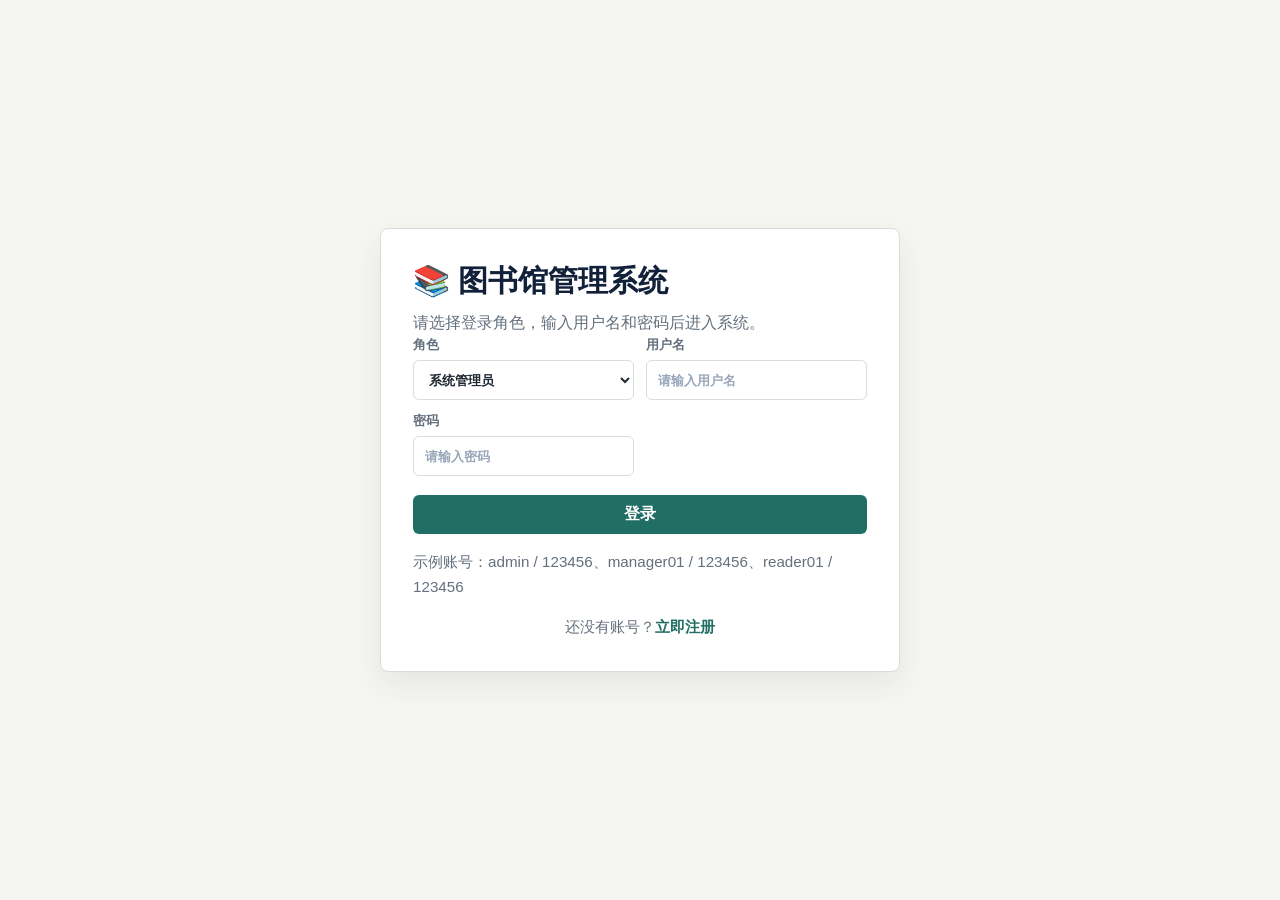
<file: readers.html>
<!DOCTYPE html>
<html lang="zh-CN">
<head>
    <meta charset="UTF-8">
    <meta name="viewport" content="width=device-width, initial-scale=1.0">
    <title>读者管理 - 图书馆管理系统</title>
    <link rel="stylesheet" href="styles.css">
</head>
<body>
    <div class="app-shell">
        <!-- 侧边栏 -->
        <aside class="sidebar">
            <div class="brand">
                <span class="brand-mark">L</span>
                <div>
                    <strong>图书馆管理系统</strong>
                    <small>数据库原理大作业</small>
                </div>
            </div>
            <div class="user-panel">
                <div class="avatar" id="sidebarAvatar">?</div>
                <div class="user-name" id="sidebarUserName">当前用户</div>
                <div class="user-role" id="sidebarUserRole">未登录</div>
                <div class="profile-actions">
                    <button onclick="openProfileModal()">编辑个人信息</button>
                </div>
            </div>
            <nav class="nav-list" aria-label="主导航">
                <!-- JS动态渲染 -->
            </nav>
            <div class="sidebar-footer">
                <div class="footer-info" id="footerUserInfo"></div>
                <button class="logout-btn" onclick="logout()">退出登录</button>
            </div>
        </aside>

        <!-- 内容区 -->
        <main class="content">
            <header class="topbar">
                <div>
                    <p class="eyebrow">Library Management System</p>
                    <h1 id="pageTitle">👥 读者管理</h1>
                </div>
            </header>

            <section class="panel">
                <div class="panel-heading">
                    <div>
                        <h2>读者账号列表</h2>
                        <p>管理读者基本信息，支持增删改查。</p>
                    </div>
                    <button class="primary-btn" onclick="openReaderModal()">➕ 添加读者</button>
                </div>
                <div class="toolbar">
                    <input type="text" id="readerSearch" class="search-box" placeholder="按姓名或读者ID搜索">
                    <button class="primary-btn" onclick="searchReaders()">🔍 搜索</button>
                </div>
                <div class="table-wrap">
                    <table>
                        <thead>
                            <tr><th>ID</th><th>姓名</th><th>性别</th><th>电话</th><th>类型</th><th>状态</th><th>操作</th></tr>
                        </thead>
                        <tbody id="readerListBody"></tbody>
                    </table>
                </div>
                <div class="pagination" id="readerPagination"></div>
            </section>
        </main>
    </div>

    <!-- 读者弹窗 -->
    <div id="readerModal" class="modal">
        <div class="modal-content">
            <h3 id="readerModalTitle">添加读者</h3>
            <input type="hidden" id="editReaderId">
            <div class="form-grid">
                <label>姓名<input type="text" id="readerName" required></label>
                <label>性别
                    <select id="readerGender"><option>男</option><option>女</option></select>
                </label>
                <label>电话<input type="text" id="readerPhone"></label>
                <label>读者类型
                    <select id="readerType"><option>本科生</option><option>研究生</option><option>教师</option><option>校外人员</option></select>
                </label>
                <label>状态
                    <select id="readerStatus"><option>正常</option><option>停用</option></select>
                </label>
            </div>
            <div class="modal-buttons">
                <button class="ghost-btn" onclick="closeReaderModal()">取消</button>
                <button class="primary-btn" onclick="saveReader()">保存</button>
            </div>
        </div>
    </div>

    <!-- 个人信息弹窗 -->
    <div id="profileModal" class="modal">
        <div class="modal-content">
            <h3>个人信息管理</h3>
            <div id="profileReaderId" style="font-weight:700;color:#216e64;margin-bottom:6px;"></div>
            <input type="hidden" id="profileOldUsername">
            <label>用户名</label><input type="text" id="profileUsername" placeholder="用户名">
            <label>新密码</label><input type="password" id="profilePassword" placeholder="不修改则留空">
            <div class="profile-upload">
                <label>头像</label>
                <div id="profileAvatarPreview">?</div>
                <input type="file" id="profileAvatarInput" accept="image/*" onchange="handleAvatarUpload(event)">
            </div>
            <div class="modal-buttons">
                <button class="ghost-btn" onclick="closeProfileModal()">取消</button>
                <button class="primary-btn" onclick="saveProfile()">保存</button>
            </div>
        </div>
    </div>

    <script src="js/mock-data.js"></script>
    <script src="js/api.js"></script>
    <script src="script.js"></script>
</body>
</html>
</file>
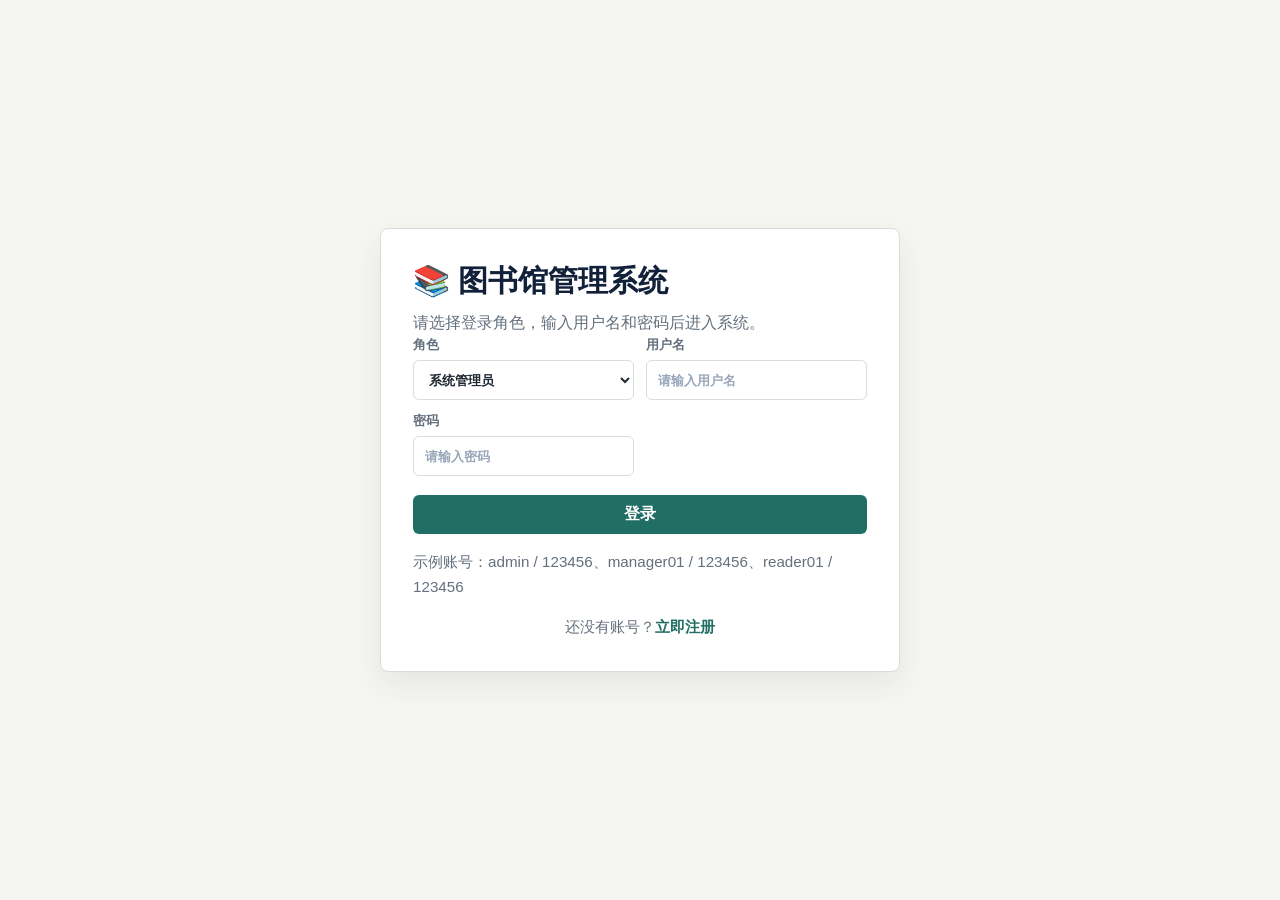
<file: report.html>
<!DOCTYPE html>
<html lang="zh-CN">
<head>
    <meta charset="UTF-8">
    <meta name="viewport" content="width=device-width, initial-scale=1.0">
    <title>统计报表 - 图书馆管理系统</title>
    <link rel="stylesheet" href="styles.css">
</head>
<body>
    <div class="app-shell">
        <!-- 侧边栏 -->
        <aside class="sidebar">
            <div class="brand">
                <span class="brand-mark">L</span>
                <div>
                    <strong>图书馆管理系统</strong>
                    <small>数据库原理大作业</small>
                </div>
            </div>
            <div class="user-panel">
                <div class="avatar" id="sidebarAvatar">?</div>
                <div class="user-name" id="sidebarUserName">当前用户</div>
                <div class="user-role" id="sidebarUserRole">未登录</div>
                <div class="profile-actions">
                    <button onclick="openProfileModal()">编辑个人信息</button>
                </div>
            </div>
            <nav class="nav-list" aria-label="主导航">
                <!-- JS动态渲染 -->
            </nav>
            <div class="sidebar-footer">
                <div class="footer-info" id="footerUserInfo"></div>
                <button class="logout-btn" onclick="logout()">退出登录</button>
            </div>
        </aside>

        <!-- 内容区 -->
        <main class="content">
            <header class="topbar">
                <div>
                    <p class="eyebrow">Library Management System</p>
                    <h1 id="pageTitle">📊 统计报表</h1>
                </div>
                <div class="top-actions">
                    <span class="status-pill" id="todayText"></span>
                </div>
            </header>

            <div class="two-column">
                <section class="panel">
                    <div class="panel-heading">
                        <h2>🔥 热门图书排行</h2>
                        <span>按借阅次数排序</span>
                    </div>
                    <div class="bar-list" id="hotBookBars"></div>
                </section>

                <section class="panel">
                    <div class="panel-heading">
                        <h2>⭐ 活跃读者排行</h2>
                        <span>按借阅次数排序</span>
                    </div>
                    <div class="bar-list" id="activeReaderBars"></div>
                </section>
            </div>

            <section class="panel">
                <div class="panel-heading">
                    <h2>⚠️ 逾期催还名单</h2>
                    <span>用于图书管理员通知读者</span>
                </div>
                <div class="table-wrap">
                    <table>
                        <thead>
                            <tr><th>读者</th><th>电话</th><th>图书</th><th>应还日期</th><th>逾期天数</th><th>预计罚款</th></tr>
                        </thead>
                        <tbody id="overdueTableBody"></tbody>
                    </table>
                </div>
            </section>
        </main>
    </div>

    <!-- 个人信息弹窗 -->
    <div id="profileModal" class="modal">
        <div class="modal-content">
            <h3>个人信息管理</h3>
            <div id="profileReaderId" style="font-weight:700;color:#216e64;margin-bottom:6px;"></div>
            <input type="hidden" id="profileOldUsername">
            <label>用户名</label><input type="text" id="profileUsername" placeholder="用户名">
            <label>新密码</label><input type="password" id="profilePassword" placeholder="不修改则留空">
            <div class="profile-upload">
                <label>头像</label>
                <div id="profileAvatarPreview">?</div>
                <input type="file" id="profileAvatarInput" accept="image/*" onchange="handleAvatarUpload(event)">
            </div>
            <div class="modal-buttons">
                <button class="ghost-btn" onclick="closeProfileModal()">取消</button>
                <button class="primary-btn" onclick="saveProfile()">保存</button>
            </div>
        </div>
    </div>

    <script src="js/mock-data.js"></script>
    <script src="js/api.js"></script>
    <script src="script.js"></script>
</body>
</html>
</file>
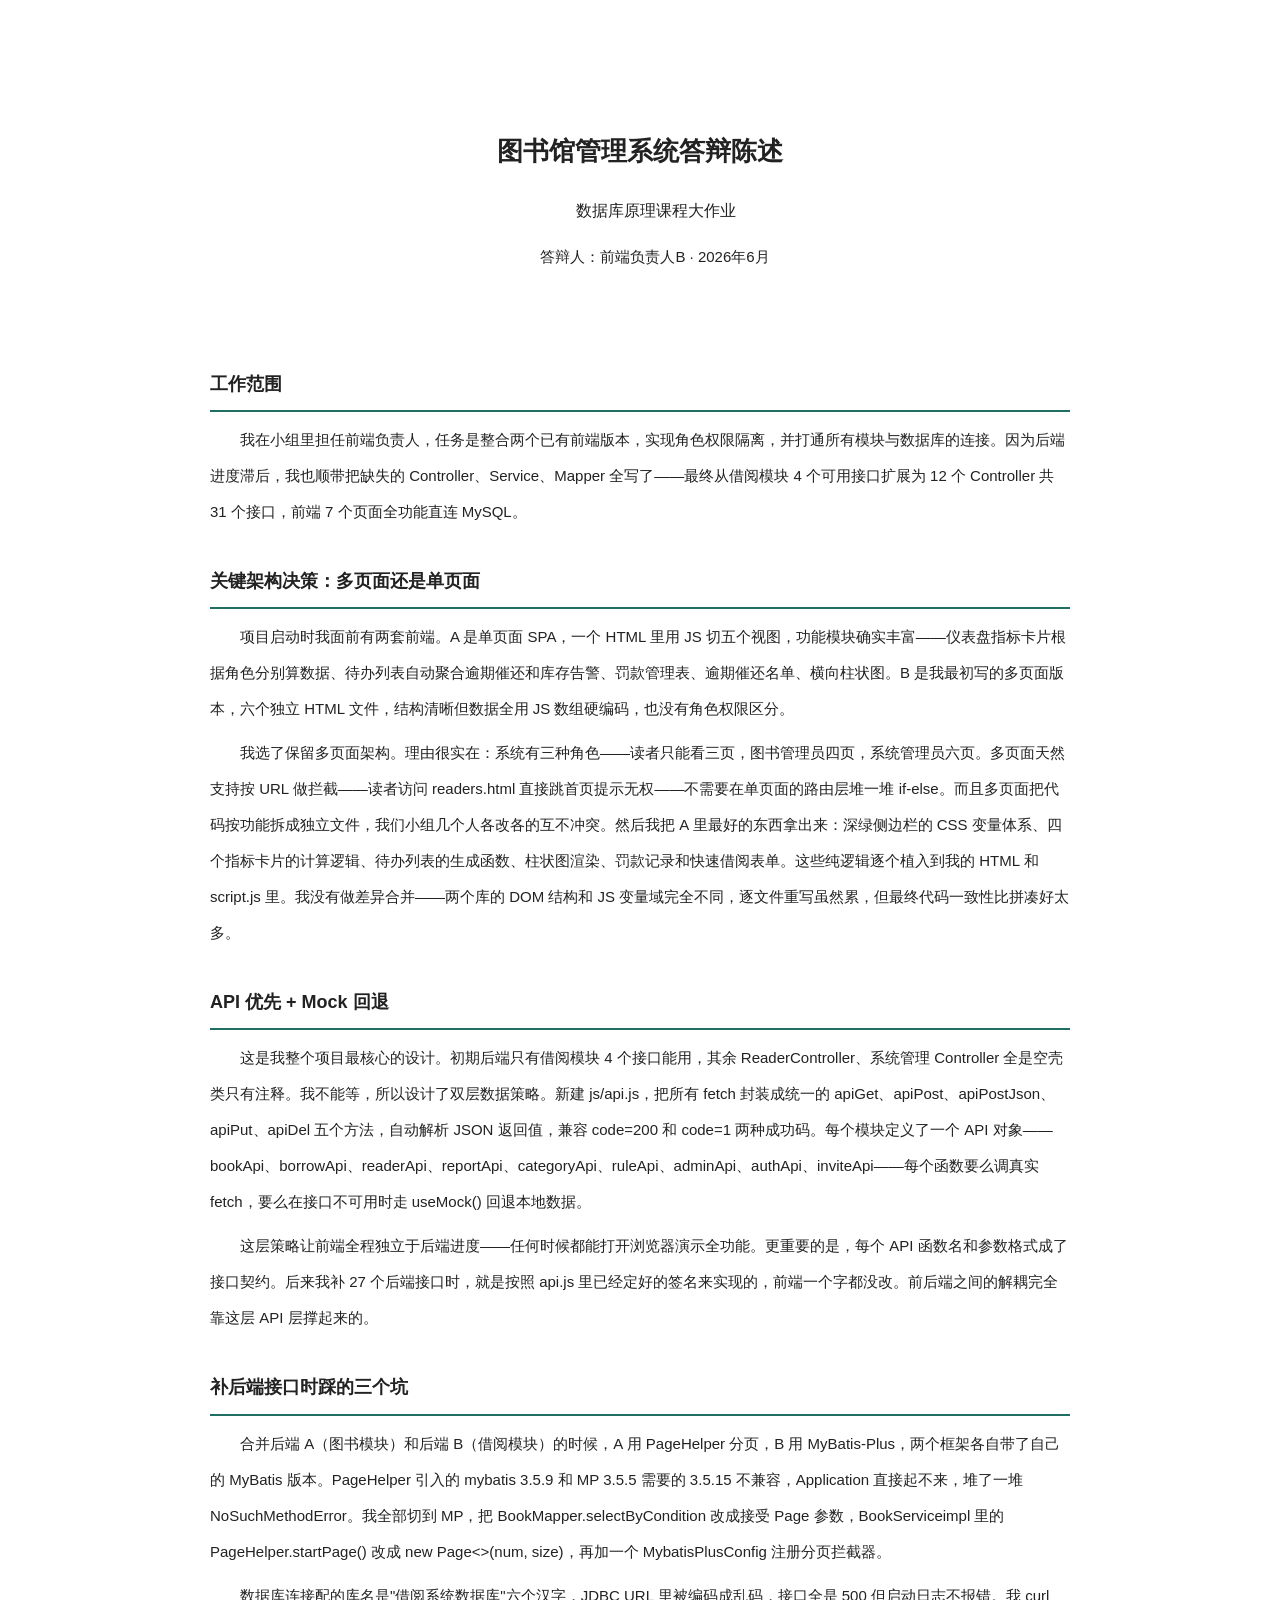
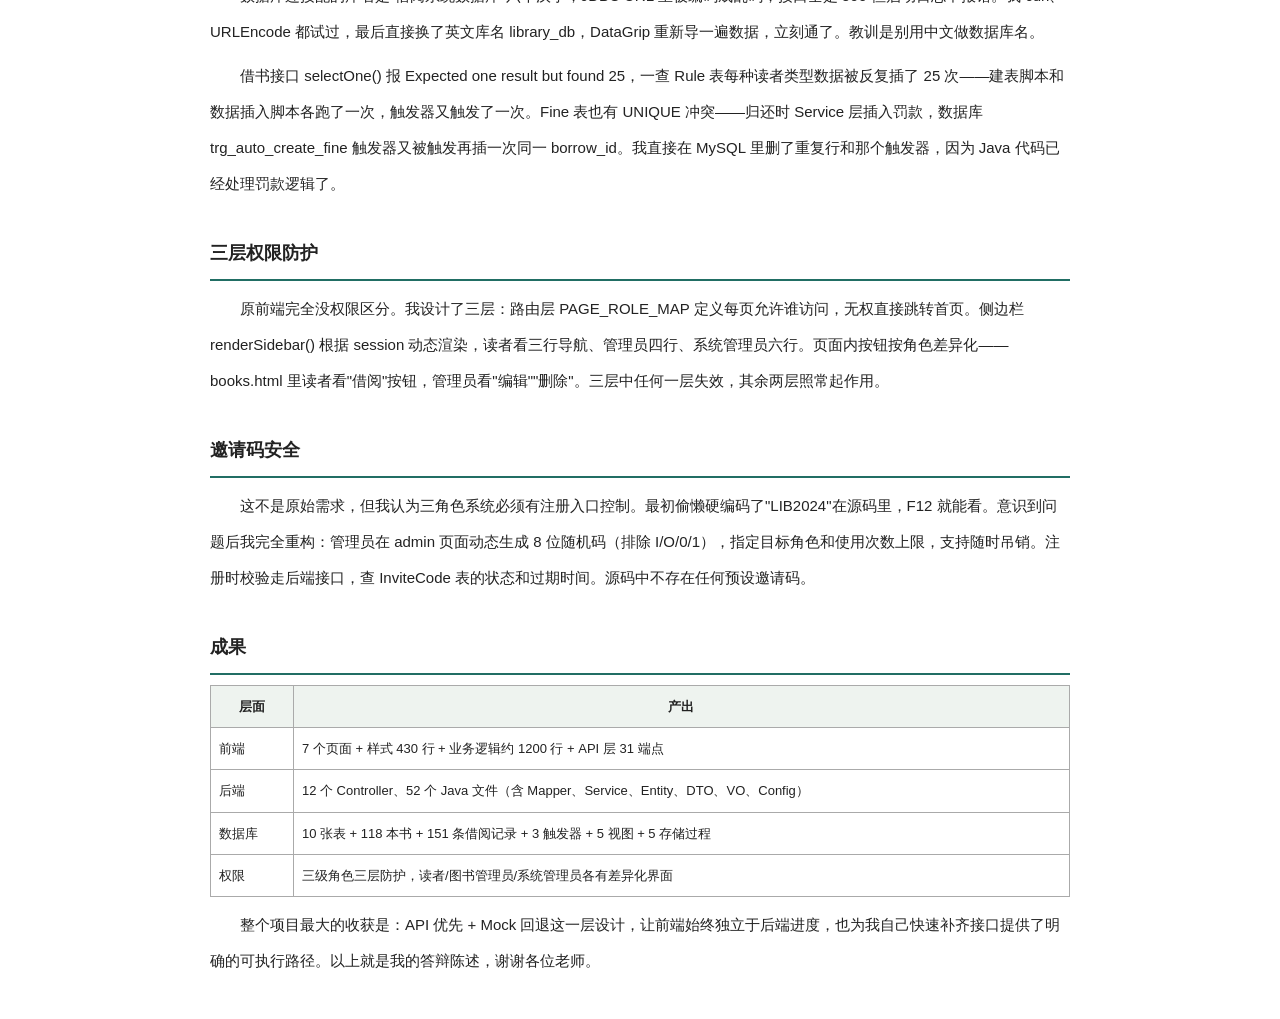
<file: 答辩稿.html>
<!DOCTYPE html>
<html lang="zh-CN">
<head>
<meta charset="UTF-8">
<title>答辩稿</title>
<style>
body{font-family:"Microsoft YaHei",sans-serif;font-size:15px;color:#222;line-height:2.4;max-width:860px;margin:40px auto;padding:0 30px}
h1{text-align:center;font-size:24px;margin:30px 0 10px}
h2{font-size:18px;border-bottom:2px solid #216e64;padding-bottom:4px;margin:30px 0 10px}
p{margin:8px 0;text-indent:2em}
table{width:100%;border-collapse:collapse;margin:10px 0;font-size:13px}
th,td{border:1px solid #aaa;padding:5px 8px}
th{background:#eef3ef}
.cover{text-align:center;padding:50px 0}
.cover h1{font-size:26px;border:none}
.page-break{page-break-before:always}
</style>
</head>
<body>

<div class="cover">
<h1>图书馆管理系统答辩陈述</h1>
<p style="font-size:16px">数据库原理课程大作业</p>
<p>答辩人：前端负责人B · 2026年6月</p>
</div>

<div class="page-break"></div>

<h2>工作范围</h2>

<p>我在小组里担任前端负责人，任务是整合两个已有前端版本，实现角色权限隔离，并打通所有模块与数据库的连接。因为后端进度滞后，我也顺带把缺失的 Controller、Service、Mapper 全写了——最终从借阅模块 4 个可用接口扩展为 12 个 Controller 共 31 个接口，前端 7 个页面全功能直连 MySQL。</p>

<h2>关键架构决策：多页面还是单页面</h2>

<p>项目启动时我面前有两套前端。A 是单页面 SPA，一个 HTML 里用 JS 切五个视图，功能模块确实丰富——仪表盘指标卡片根据角色分别算数据、待办列表自动聚合逾期催还和库存告警、罚款管理表、逾期催还名单、横向柱状图。B 是我最初写的多页面版本，六个独立 HTML 文件，结构清晰但数据全用 JS 数组硬编码，也没有角色权限区分。</p>

<p>我选了保留多页面架构。理由很实在：系统有三种角色——读者只能看三页，图书管理员四页，系统管理员六页。多页面天然支持按 URL 做拦截——读者访问 readers.html 直接跳首页提示无权——不需要在单页面的路由层堆一堆 if-else。而且多页面把代码按功能拆成独立文件，我们小组几个人各改各的互不冲突。然后我把 A 里最好的东西拿出来：深绿侧边栏的 CSS 变量体系、四个指标卡片的计算逻辑、待办列表的生成函数、柱状图渲染、罚款记录和快速借阅表单。这些纯逻辑逐个植入到我的 HTML 和 script.js 里。我没有做差异合并——两个库的 DOM 结构和 JS 变量域完全不同，逐文件重写虽然累，但最终代码一致性比拼凑好太多。</p>

<h2>API 优先 + Mock 回退</h2>

<p>这是我整个项目最核心的设计。初期后端只有借阅模块 4 个接口能用，其余 ReaderController、系统管理 Controller 全是空壳类只有注释。我不能等，所以设计了双层数据策略。新建 js/api.js，把所有 fetch 封装成统一的 apiGet、apiPost、apiPostJson、apiPut、apiDel 五个方法，自动解析 JSON 返回值，兼容 code=200 和 code=1 两种成功码。每个模块定义了一个 API 对象——bookApi、borrowApi、readerApi、reportApi、categoryApi、ruleApi、adminApi、authApi、inviteApi——每个函数要么调真实 fetch，要么在接口不可用时走 useMock() 回退本地数据。</p>

<p>这层策略让前端全程独立于后端进度——任何时候都能打开浏览器演示全功能。更重要的是，每个 API 函数名和参数格式成了接口契约。后来我补 27 个后端接口时，就是按照 api.js 里已经定好的签名来实现的，前端一个字都没改。前后端之间的解耦完全靠这层 API 层撑起来的。</p>

<h2>补后端接口时踩的三个坑</h2>

<p>合并后端 A（图书模块）和后端 B（借阅模块）的时候，A 用 PageHelper 分页，B 用 MyBatis-Plus，两个框架各自带了自己的 MyBatis 版本。PageHelper 引入的 mybatis 3.5.9 和 MP 3.5.5 需要的 3.5.15 不兼容，Application 直接起不来，堆了一堆 NoSuchMethodError。我全部切到 MP，把 BookMapper.selectByCondition 改成接受 Page 参数，BookServiceimpl 里的 PageHelper.startPage() 改成 new Page<>(num, size)，再加一个 MybatisPlusConfig 注册分页拦截器。</p>

<p>数据库连接配的库名是"借阅系统数据库"六个汉字，JDBC URL 里被编码成乱码，接口全是 500 但启动日志不报错。我 curl、URLEncode 都试过，最后直接换了英文库名 library_db，DataGrip 重新导一遍数据，立刻通了。教训是别用中文做数据库名。</p>

<p>借书接口 selectOne() 报 Expected one result but found 25，一查 Rule 表每种读者类型数据被反复插了 25 次——建表脚本和数据插入脚本各跑了一次，触发器又触发了一次。Fine 表也有 UNIQUE 冲突——归还时 Service 层插入罚款，数据库 trg_auto_create_fine 触发器又被触发再插一次同一 borrow_id。我直接在 MySQL 里删了重复行和那个触发器，因为 Java 代码已经处理罚款逻辑了。</p>

<h2>三层权限防护</h2>

<p>原前端完全没权限区分。我设计了三层：路由层 PAGE_ROLE_MAP 定义每页允许谁访问，无权直接跳转首页。侧边栏 renderSidebar() 根据 session 动态渲染，读者看三行导航、管理员四行、系统管理员六行。页面内按钮按角色差异化——books.html 里读者看"借阅"按钮，管理员看"编辑""删除"。三层中任何一层失效，其余两层照常起作用。</p>

<h2>邀请码安全</h2>

<p>这不是原始需求，但我认为三角色系统必须有注册入口控制。最初偷懒硬编码了"LIB2024"在源码里，F12 就能看。意识到问题后我完全重构：管理员在 admin 页面动态生成 8 位随机码（排除 I/O/0/1），指定目标角色和使用次数上限，支持随时吊销。注册时校验走后端接口，查 InviteCode 表的状态和过期时间。源码中不存在任何预设邀请码。</p>

<h2>成果</h2>

<table>
<tr><th>层面</th><th>产出</th></tr>
<tr><td>前端</td><td>7 个页面 + 样式 430 行 + 业务逻辑约 1200 行 + API 层 31 端点</td></tr>
<tr><td>后端</td><td>12 个 Controller、52 个 Java 文件（含 Mapper、Service、Entity、DTO、VO、Config）</td></tr>
<tr><td>数据库</td><td>10 张表 + 118 本书 + 151 条借阅记录 + 3 触发器 + 5 视图 + 5 存储过程</td></tr>
<tr><td>权限</td><td>三级角色三层防护，读者/图书管理员/系统管理员各有差异化界面</td></tr>
</table>

<p>整个项目最大的收获是：API 优先 + Mock 回退这一层设计，让前端始终独立于后端进度，也为我自己快速补齐接口提供了明确的可执行路径。以上就是我的答辩陈述，谢谢各位老师。</p>

</body>
</html>
</file>
<file: styles.css>
/* ==================== 前端A配色主题（深绿侧边栏 + 绿色主色调） ==================== */
:root {
    --bg: #f5f6f1;
    --surface: #ffffff;
    --surface-soft: #eef3ef;
    --ink: #1f2933;
    --muted: #64707d;
    --line: #d9ded8;
    --primary: #216e64;
    --primary-dark: #174f49;
    --accent: #b85c38;
    --warning: #b7791f;
    --danger: #b83232;
    --success: #2f855a;
    --shadow: 0 12px 30px rgba(34, 49, 63, 0.08);
}

* { box-sizing: border-box; margin: 0; padding: 0; }

body {
    font-family: "Microsoft YaHei", "PingFang SC", Arial, sans-serif;
    color: var(--ink);
    background: var(--bg);
    min-height: 100vh;
}

img { max-width: 100%; }
a { color: inherit; }

button, input, select, textarea { font: inherit; }

/* ==================== 通用按钮 ==================== */
button {
    border: 0;
    cursor: pointer;
    min-height: 38px;
    padding: 9px 13px;
    border-radius: 6px;
    font-weight: 700;
    transition: background 0.2s ease, transform 0.2s ease;
}
button:disabled { cursor: not-allowed; opacity: 0.55; }
button:hover { transform: translateY(-1px); }

.primary-btn { color: #fff; background: var(--primary); }
.primary-btn:hover { background: var(--primary-dark); }

.ghost-btn { border: 1px solid var(--line); color: var(--ink); background: #fff; }
.ghost-btn:hover { background: var(--surface-soft); }

.danger-btn { color: #fff; background: var(--danger); }
.danger-btn:hover { background: #9b2c2c; }

.small-btn {
    min-height: 32px; padding: 6px 9px; font-size: 13px;
    color: #fff; background: var(--primary); border-radius: 6px;
}
.small-btn.secondary { color: var(--ink); background: var(--surface-soft); }
.small-btn.warning { color: #fff; background: var(--warning); }
.small-btn.danger { background: var(--danger); }

button.success { background: var(--success); }
button.success:hover { background: #236e46; }

/* ==================== 表单 ==================== */
input, select, textarea {
    width: 100%; min-height: 40px; padding: 9px 11px;
    border: 1px solid var(--line); border-radius: 6px;
    color: var(--ink); background: #fff; outline: none;
}
input:focus, select:focus, textarea:focus {
    border-color: var(--primary); box-shadow: 0 0 0 3px rgba(33, 110, 100, 0.14);
}
body ::placeholder { color: #98a7ba; }

h1 { font-size: 30px; margin-bottom: 0; }
h2 { font-size: 18px; margin-bottom: 6px; }
h3 { margin-bottom: 1rem; color: #12213a; }
h1, h2, h3, h4 { color: #12213a; }

p { color: var(--muted); line-height: 1.65; margin-top: 0; }

/* ==================== 主布局：侧边栏 + 内容区（A原版布局） ==================== */
.app-shell {
    display: grid;
    grid-template-columns: 280px 1fr;
    min-height: 100vh;
}

/* ==================== 侧边栏（A原版深色风格） ==================== */
.sidebar {
    position: sticky; top: 0; height: 100vh;
    padding: 24px 18px; color: #f8faf8;
    background: #243336;
    display: flex; flex-direction: column;
}

.sidebar .brand {
    display: flex; gap: 12px; align-items: center; margin-bottom: 28px;
}
.sidebar .brand-mark {
    display: grid; width: 42px; height: 42px; place-items: center;
    border-radius: 8px; color: #243336; background: #d9f0df; font-weight: 800;
}
.sidebar .brand strong, .sidebar .brand small { display: block; }
.sidebar .brand small { margin-top: 4px; color: #bed0cc; }

.sidebar h2 {
    font-size: 1.2rem; margin-bottom: 1.4rem; line-height: 1.3;
    border-bottom: 1px solid rgba(255,255,255,0.12); padding-bottom: 0.7rem;
    color: #eef2ff;
}

/* 用户面板（在侧边栏里） */
.sidebar .user-panel {
    padding: 16px; border: 1px solid rgba(255,255,255,0.14);
    border-radius: 8px; background: rgba(255,255,255,0.06);
    display: flex; flex-direction: column; align-items: center; gap: 0.85rem;
    margin-bottom: 14px;
}
.sidebar .user-panel .avatar {
    width: 56px; height: 56px; border-radius: 50%;
    display: flex; align-items: center; justify-content: center;
    font-size: 1.5rem; font-weight: 700; color: #fff;
    background: linear-gradient(135deg, var(--primary) 0%, var(--success) 100%);
    overflow: hidden;
}
.sidebar .user-panel .user-name { font-size: 1.05rem; font-weight: 700; color: #f8faf8; }
.sidebar .user-panel .user-role { color: #bed0cc; font-size: 0.9rem; }
.sidebar .user-panel .profile-actions { width: 100%; }
.sidebar .user-panel .profile-actions button {
    width: 100%; background: transparent; border: 1px solid rgba(255,255,255,0.2);
    color: #dbe7e4; padding: 8px 12px; border-radius: 6px; font-size: 13px;
}
.sidebar .user-panel .profile-actions button:hover { background: rgba(255,255,255,0.1); }

/* 侧边栏导航 */
.sidebar .nav-list {
    display: grid; gap: 8px; margin-top: 14px; flex: 1; overflow-y: auto;
}
.sidebar .nav-item {
    display: block; width: 100%; padding: 12px 14px; border-radius: 8px;
    color: #dbe7e4; text-align: left; background: transparent;
    text-decoration: none; cursor: pointer; font-weight: 400;
    transition: background 0.18s ease, transform 0.18s ease;
}
.sidebar .nav-item:hover { transform: translateX(3px); background: rgba(255,255,255,0.08); }
.sidebar .nav-item.active, .sidebar .nav-item.active:hover {
    color: #fff; background: #36565a; transform: none;
}

.sidebar .nav-item i, .sidebar .nav-item span { pointer-events: none; }

/* 侧边栏底部登出（在侧边栏内部） */
.sidebar .sidebar-footer {
    margin-top: auto; padding-top: 16px;
    border-top: 1px solid rgba(255,255,255,0.12);
    display: flex; flex-direction: column; gap: 8px;
}
.sidebar .sidebar-footer .footer-info {
    color: #bed0cc; font-size: 0.85rem; word-break: break-all;
}
.sidebar .sidebar-footer .logout-btn {
    width: 100%; padding: 10px; border: 1px solid rgba(255,255,255,0.2);
    border-radius: 8px; color: #dbe7e4; background: transparent; font-size: 14px; font-weight: 600;
}
.sidebar .sidebar-footer .logout-btn:hover { background: rgba(255,255,255,0.1); }

/* ==================== 内容区 ==================== */
.content {
    min-width: 0; padding: 28px 28px 100px;
}

.topbar {
    display: flex; align-items: center; justify-content: space-between;
    gap: 16px; margin-bottom: 24px;
}
.eyebrow { margin: 0 0 6px; color: var(--accent); font-size: 13px; font-weight: 700; text-transform: uppercase; }
.top-actions { display: flex; align-items: center; gap: 10px; }

.status-pill, .tag {
    display: inline-flex; align-items: center; min-height: 30px;
    padding: 5px 10px; border-radius: 999px;
    color: #275048; background: #dbece6; font-size: 13px; font-weight: 700;
}

/* ==================== 面板/卡片 ==================== */
.panel, .card {
    border: 1px solid var(--line); border-radius: 8px;
    background: var(--surface); box-shadow: var(--shadow);
    padding: 18px; margin-bottom: 16px;
}
.panel-heading {
    display: flex; align-items: flex-start; justify-content: space-between;
    gap: 16px; margin-bottom: 14px;
}
.panel-heading span { color: var(--muted); font-size: 13px; }

/* ==================== 仪表盘指标 ==================== */
.metric-grid {
    display: grid; grid-template-columns: repeat(4, minmax(0, 1fr));
    gap: 14px; margin-bottom: 16px;
}
.metric-card {
    padding: 18px; border: 1px solid var(--line); border-radius: 8px;
    background: var(--surface); box-shadow: var(--shadow);
}
.metric-card span, .metric-card small { display: block; color: var(--muted); }
.metric-card strong { display: block; margin: 10px 0 6px; font-size: 30px; }

/* ==================== 两栏布局 ==================== */
.two-column, .management-grid, .admin-grid {
    display: grid; grid-template-columns: repeat(2, minmax(0, 1fr));
    gap: 16px; margin-bottom: 16px;
}

/* ==================== 工具栏 ==================== */
.toolbar, .action-bar, .inline-form {
    display: flex; gap: 10px; margin-bottom: 14px; flex-wrap: wrap; align-items: center;
}
.toolbar input, .action-bar .search-box { flex: 1 1 320px; }
.search-box { min-width: 200px; }

/* ==================== 表格 ==================== */
.table-wrap {
    overflow-x: auto; border: 1px solid var(--line); border-radius: 8px;
}
table {
    width: 100%; border-collapse: collapse; min-width: 860px;
}
th, td {
    padding: 12px; border-bottom: 1px solid var(--line);
    text-align: left; vertical-align: middle;
}
th { color: #45535f; background: #f1f4f1; font-size: 13px; font-weight: 700; }
td { color: #26333d; }
tr:last-child td { border-bottom: 0; }

/* ==================== 状态标签 ==================== */
.status {
    display: inline-flex; align-items: center; padding: 4px 8px;
    border-radius: 999px; font-size: 12px; font-weight: 800;
}
.status.ok { color: #276749; background: #dff1e7; }
.status.warn { color: #8a5a10; background: #fff2cf; }
.status.bad { color: #9b2c2c; background: #fee2e2; }

.row-actions { display: flex; flex-wrap: wrap; gap: 7px; }

/* ==================== 表单网格 ==================== */
.form-grid {
    display: grid; grid-template-columns: repeat(2, minmax(0, 1fr));
    gap: 12px;
}
.form-grid label { display: grid; gap: 6px; color: var(--muted); font-size: 13px; font-weight: 700; }
.form-grid button { align-self: end; }

/* ==================== 规则摘要 ==================== */
.rule-summary {
    display: grid; grid-template-columns: repeat(3, minmax(0, 1fr)); gap: 10px;
}
.rule-summary div, .todo-item, .flow div {
    border: 1px solid var(--line); border-radius: 8px; background: var(--surface-soft);
}
.rule-summary div { padding: 12px; }
.rule-summary strong, .rule-summary span { display: block; }
.rule-summary span { color: var(--muted); font-size: 13px; }

/* 规则行（B风格） */
.rule-row {
    display: grid; gap: 1rem;
    grid-template-columns: repeat(3, minmax(180px, 1fr));
    margin-bottom: 1rem;
}
.rule-row label { font-weight: 600; color: var(--muted); }

/* ==================== 待办列表 ==================== */
.todo-list { display: grid; gap: 10px; max-height: 400px; overflow-y: auto; padding-right: 4px; }
.todo-list::-webkit-scrollbar { width: 6px; }
.todo-list::-webkit-scrollbar-thumb { background: #c4d4cc; border-radius: 3px; }
.todo-item {
    display: flex; justify-content: space-between; gap: 12px; padding: 12px;
    cursor: pointer; transition: background 0.2s ease, transform 0.1s ease;
}
.todo-item:hover { background: #dbece6; transform: translateX(2px); }
.goto-arrow { font-size: 12px; margin-left: 2px; }
.todo-item strong { display: block; margin-bottom: 4px; }

/* ==================== 流程步骤 ==================== */
.flow { display: grid; gap: 10px; }
.flow div { padding: 12px; color: #23383a; font-weight: 700; }

/* ==================== 分类标签 ==================== */
.chip-list { display: flex; flex-wrap: wrap; gap: 8px; }
.chip {
    display: inline-flex; align-items: center; gap: 8px;
    padding: 7px 10px; border-radius: 999px;
    color: #243336; background: #e9eee7; font-size: 13px;
}
.chip button {
    width: 22px; height: 22px; min-height: 22px; padding: 0;
    border-radius: 50%; color: #fff; background: var(--danger);
}

/* ==================== 柱状图 ==================== */
.bar-list { display: grid; gap: 12px; }
.bar-row {
    display: grid; grid-template-columns: minmax(120px, 180px) 1fr 42px;
    align-items: center; gap: 10px;
}
.bar-track { height: 12px; border-radius: 999px; background: #e6e9e3; overflow: hidden; }
.bar-fill { height: 100%; border-radius: 999px; background: linear-gradient(90deg, var(--primary), var(--accent)); }

/* ==================== 快速入口卡片（B的欢迎页） ==================== */
.welcome-card-grid {
    display: grid; gap: 1rem;
    grid-template-columns: repeat(auto-fill, minmax(220px, 1fr));
}
.welcome-card {
    display: block; padding: 1.1rem 1.2rem;
    background: var(--surface); border-radius: 8px;
    text-decoration: none; color: inherit;
    border: 1px solid var(--line);
    transition: transform 0.2s ease, box-shadow 0.2s ease;
}
.welcome-card:hover { transform: translateY(-2px); box-shadow: var(--shadow); }
.welcome-card strong { display: block; margin-bottom: 0.6rem; font-size: 1.05rem; }
.welcome-card p { margin-bottom: 0; }

/* ==================== 登录页面 ==================== */
.login-shell {
    min-height: 100vh; display: flex;
    justify-content: center; align-items: center; padding: 1.5rem;
}
.login-card {
    max-width: 520px; width: 100%;
    padding: 2rem; border: 1px solid var(--line);
    border-radius: 8px; background: var(--surface); box-shadow: var(--shadow);
}
.login-card h1 { margin-bottom: 0.5rem; }
.login-card .small-text { margin-top: 1rem; color: var(--muted); font-size: 0.95rem; line-height: 1.6; }
.login-card .form-switch { text-align: center; }
.login-card .form-switch a { color: var(--primary); font-weight: 700; text-decoration: none; }
.login-card .form-switch a:hover { text-decoration: underline; }

/* ==================== 弹窗 ==================== */
.modal {
    display: none; position: fixed; inset: 0;
    background: rgba(15,23,42,0.55);
    justify-content: center; align-items: center; z-index: 1000;
}
.modal-content {
    width: min(480px, calc(100% - 2rem)); background: #fff;
    padding: 2rem; border-radius: 8px;
    box-shadow: 0 30px 80px rgba(15,23,42,0.16);
}
.modal-content label { display: block; margin-top: 1rem; margin-bottom: 0.4rem; color: var(--muted); font-size: 0.95rem; }
.modal-buttons { display: flex; justify-content: flex-end; gap: 1rem; margin-top: 1.5rem; }

/* 头像上传 */
.profile-upload { display: flex; flex-direction: column; gap: 0.75rem; margin-top: 0.5rem; }
#profileAvatarPreview {
    width: 72px; height: 72px; border-radius: 50%; margin: 0 auto 0.75rem;
    background: linear-gradient(135deg, var(--primary) 0%, var(--success) 100%);
    display: flex; align-items: center; justify-content: center;
    color: #fff; font-weight: 700; font-size: 1.5rem; overflow: hidden;
}

/* ==================== 分页 ==================== */
.pagination {
    display: flex; flex-wrap: wrap; justify-content: flex-end;
    gap: 0.5rem; margin-top: 1rem;
}
.pagination button {
    border: 1px solid var(--line); background: #fff; color: var(--ink);
    padding: 0.55rem 1rem; border-radius: 6px; min-height: unset;
}
.pagination button:hover:not(:disabled) { background: var(--surface-soft); }
.pagination button.active { background: var(--primary); color: #fff; border-color: transparent; }
.pagination button:disabled { opacity: 0.55; cursor: not-allowed; }

/* ==================== Toast提示 ==================== */
.toast {
    position: fixed; right: 22px; bottom: 22px; max-width: 340px;
    padding: 12px 14px; border-radius: 8px; color: #fff;
    background: #243336; box-shadow: var(--shadow);
    opacity: 0; transform: translateY(12px); pointer-events: none;
    transition: opacity 0.2s ease, transform 0.2s ease;
    z-index: 1200; font-weight: 600;
}
.toast.show { opacity: 1; transform: translateY(0); }

/* ==================== 确认弹窗 ==================== */
.confirm-modal {
    display: none; position: fixed; inset: 0;
    background: rgba(15,23,42,0.45);
    justify-content: center; align-items: center; z-index: 1250;
}
.confirm-content {
    width: min(420px, calc(100% - 2rem)); background: #fff;
    padding: 1.25rem; border-radius: 8px; text-align: center;
    box-shadow: 0 20px 60px rgba(2,6,23,0.2);
}
.confirm-message { margin-bottom: 1rem; font-weight: 600; color: var(--ink); }
.confirm-buttons { display: flex; justify-content: center; gap: 0.6rem; }

/* ==================== 空状态 ==================== */
.empty { padding: 20px; color: var(--muted); text-align: center; }

/* ==================== 只读遮罩 ==================== */
.readonly { opacity: 0.68; pointer-events: none; }

/* ==================== 响应式 ==================== */
@media (max-width: 1080px) {
    .app-shell { grid-template-columns: 1fr; }
    .sidebar { position: static; height: auto; }
    .metric-grid, .two-column, .management-grid, .admin-grid {
        grid-template-columns: repeat(2, minmax(0, 1fr));
    }
}
@media (max-width: 720px) {
    .content { padding: 18px; }
    .topbar, .panel-heading, .toolbar, .action-bar, .inline-form {
        align-items: stretch; flex-direction: column;
    }
    .metric-grid, .two-column, .management-grid, .admin-grid,
    .form-grid, .rule-summary, .rule-row {
        grid-template-columns: 1fr;
    }
    .top-actions { align-items: stretch; flex-direction: column; }
    .bar-row { grid-template-columns: 1fr; }
}
</file>
<file: frontend_A/styles.css>
:root {
  --bg: #f5f6f1;
  --surface: #ffffff;
  --surface-soft: #eef3ef;
  --ink: #1f2933;
  --muted: #64707d;
  --line: #d9ded8;
  --primary: #216e64;
  --primary-dark: #174f49;
  --accent: #b85c38;
  --warning: #b7791f;
  --danger: #b83232;
  --success: #2f855a;
  --shadow: 0 12px 30px rgba(34, 49, 63, 0.08);
}

* {
  box-sizing: border-box;
}

body {
  margin: 0;
  min-height: 100vh;
  font-family: "Microsoft YaHei", "PingFang SC", Arial, sans-serif;
  color: var(--ink);
  background: var(--bg);
}

button,
input,
select {
  font: inherit;
}

button {
  border: 0;
  cursor: pointer;
}

button:disabled {
  cursor: not-allowed;
  opacity: 0.55;
}

.app-shell {
  display: grid;
  grid-template-columns: 280px 1fr;
  min-height: 100vh;
}

.sidebar {
  position: sticky;
  top: 0;
  height: 100vh;
  padding: 24px 18px;
  color: #f8faf8;
  background: #243336;
}

.brand {
  display: flex;
  gap: 12px;
  align-items: center;
  margin-bottom: 28px;
}

.brand-mark {
  display: grid;
  width: 42px;
  height: 42px;
  place-items: center;
  border-radius: 8px;
  color: #243336;
  background: #d9f0df;
  font-weight: 800;
}

.brand strong,
.brand small {
  display: block;
}

.brand small {
  margin-top: 4px;
  color: #bed0cc;
}

.user-card {
  padding: 16px;
  border: 1px solid rgba(255, 255, 255, 0.14);
  border-radius: 8px;
  background: rgba(255, 255, 255, 0.06);
}

.user-card label {
  display: block;
  margin-bottom: 6px;
  color: #dce6e2;
  font-size: 13px;
}

.user-card select {
  width: 100%;
  margin-bottom: 12px;
  padding: 10px;
  border: 1px solid rgba(255, 255, 255, 0.18);
  border-radius: 6px;
  color: #f8faf8;
  background: #314447;
}

.role-note {
  min-height: 40px;
  color: #bfd4cf;
  font-size: 13px;
  line-height: 1.55;
}

.nav-list {
  display: grid;
  gap: 8px;
  margin-top: 22px;
}

.nav-item {
  width: 100%;
  padding: 12px 14px;
  border-radius: 8px;
  color: #dbe7e4;
  text-align: left;
  background: transparent;
}

.nav-item.active,
.nav-item:hover {
  color: #ffffff;
  background: #36565a;
}

.content {
  min-width: 0;
  padding: 28px;
}

.topbar {
  display: flex;
  align-items: center;
  justify-content: space-between;
  gap: 16px;
  margin-bottom: 24px;
}

.eyebrow {
  margin: 0 0 6px;
  color: var(--accent);
  font-size: 13px;
  font-weight: 700;
  text-transform: uppercase;
}

h1,
h2,
p {
  margin-top: 0;
}

h1 {
  margin-bottom: 0;
  font-size: 30px;
}

h2 {
  margin-bottom: 6px;
  font-size: 18px;
}

p {
  color: var(--muted);
  line-height: 1.65;
}

.top-actions {
  display: flex;
  align-items: center;
  gap: 10px;
}

.status-pill,
.tag {
  display: inline-flex;
  align-items: center;
  min-height: 30px;
  padding: 5px 10px;
  border-radius: 999px;
  color: #275048;
  background: #dbece6;
  font-size: 13px;
  font-weight: 700;
}

.view {
  display: none;
}

.view.active {
  display: block;
}

.metric-grid {
  display: grid;
  grid-template-columns: repeat(4, minmax(0, 1fr));
  gap: 14px;
  margin-bottom: 16px;
}

.metric-card,
.panel {
  border: 1px solid var(--line);
  border-radius: 8px;
  background: var(--surface);
  box-shadow: var(--shadow);
}

.metric-card {
  padding: 18px;
}

.metric-card span,
.metric-card small {
  display: block;
  color: var(--muted);
}

.metric-card strong {
  display: block;
  margin: 10px 0 6px;
  font-size: 30px;
}

.two-column,
.management-grid {
  display: grid;
  grid-template-columns: repeat(2, minmax(0, 1fr));
  gap: 16px;
  margin-bottom: 16px;
}

.panel {
  padding: 18px;
  margin-bottom: 16px;
}

.panel-heading {
  display: flex;
  align-items: flex-start;
  justify-content: space-between;
  gap: 16px;
  margin-bottom: 14px;
}

.panel-heading span {
  color: var(--muted);
  font-size: 13px;
}

.toolbar,
.inline-form {
  display: flex;
  gap: 10px;
  margin-bottom: 14px;
}

.toolbar input {
  flex: 1 1 320px;
}

input,
select {
  min-height: 40px;
  padding: 9px 11px;
  border: 1px solid var(--line);
  border-radius: 6px;
  color: var(--ink);
  background: #ffffff;
  outline: none;
}

input:focus,
select:focus {
  border-color: var(--primary);
  box-shadow: 0 0 0 3px rgba(33, 110, 100, 0.14);
}

.primary-btn,
.ghost-btn,
.danger-btn,
.small-btn {
  min-height: 38px;
  padding: 9px 13px;
  border-radius: 6px;
  font-weight: 700;
}

.primary-btn {
  color: #ffffff;
  background: var(--primary);
}

.primary-btn:hover {
  background: var(--primary-dark);
}

.ghost-btn {
  border: 1px solid var(--line);
  color: var(--ink);
  background: #ffffff;
}

.danger-btn {
  color: #ffffff;
  background: var(--danger);
}

.small-btn {
  min-height: 32px;
  padding: 6px 9px;
  color: #ffffff;
  background: var(--primary);
  font-size: 13px;
}

.small-btn.secondary {
  color: var(--ink);
  background: var(--surface-soft);
}

.small-btn.warning {
  color: #ffffff;
  background: var(--warning);
}

.small-btn.danger {
  background: var(--danger);
}

.table-wrap {
  overflow-x: auto;
  border: 1px solid var(--line);
  border-radius: 8px;
}

table {
  width: 100%;
  border-collapse: collapse;
  min-width: 860px;
}

th,
td {
  padding: 12px;
  border-bottom: 1px solid var(--line);
  text-align: left;
  vertical-align: middle;
}

th {
  color: #45535f;
  background: #f1f4f1;
  font-size: 13px;
}

td {
  color: #26333d;
}

tr:last-child td {
  border-bottom: 0;
}

.status {
  display: inline-flex;
  align-items: center;
  padding: 4px 8px;
  border-radius: 999px;
  font-size: 12px;
  font-weight: 800;
}

.status.ok {
  color: #276749;
  background: #dff1e7;
}

.status.warn {
  color: #8a5a10;
  background: #fff2cf;
}

.status.bad {
  color: #9b2c2c;
  background: #fee2e2;
}

.row-actions {
  display: flex;
  flex-wrap: wrap;
  gap: 7px;
}

.form-grid {
  display: grid;
  grid-template-columns: repeat(2, minmax(0, 1fr));
  gap: 12px;
}

.form-grid label {
  display: grid;
  gap: 6px;
  color: var(--muted);
  font-size: 13px;
  font-weight: 700;
}

.form-grid button {
  align-self: end;
}

.rule-summary {
  display: grid;
  grid-template-columns: repeat(3, minmax(0, 1fr));
  gap: 10px;
}

.rule-summary div,
.todo-item,
.flow div {
  border: 1px solid var(--line);
  border-radius: 8px;
  background: var(--surface-soft);
}

.rule-summary div {
  padding: 12px;
}

.rule-summary strong,
.rule-summary span {
  display: block;
}

.rule-summary span {
  color: var(--muted);
  font-size: 13px;
}

.todo-list {
  display: grid;
  gap: 10px;
}

.todo-item {
  display: flex;
  justify-content: space-between;
  gap: 12px;
  padding: 12px;
}

.todo-item strong {
  display: block;
  margin-bottom: 4px;
}

.flow {
  display: grid;
  gap: 10px;
}

.flow div {
  padding: 12px;
  color: #23383a;
  font-weight: 700;
}

.chip-list {
  display: flex;
  flex-wrap: wrap;
  gap: 8px;
}

.chip {
  display: inline-flex;
  align-items: center;
  gap: 8px;
  padding: 7px 10px;
  border-radius: 999px;
  color: #243336;
  background: #e9eee7;
  font-size: 13px;
}

.chip button {
  width: 22px;
  height: 22px;
  border-radius: 50%;
  color: #ffffff;
  background: var(--danger);
}

.bar-list {
  display: grid;
  gap: 12px;
}

.bar-row {
  display: grid;
  grid-template-columns: minmax(120px, 180px) 1fr 42px;
  align-items: center;
  gap: 10px;
}

.bar-track {
  height: 12px;
  border-radius: 999px;
  background: #e6e9e3;
  overflow: hidden;
}

.bar-fill {
  height: 100%;
  border-radius: 999px;
  background: linear-gradient(90deg, var(--primary), var(--accent));
}

.toast {
  position: fixed;
  right: 22px;
  bottom: 22px;
  max-width: 340px;
  padding: 12px 14px;
  border-radius: 8px;
  color: #ffffff;
  background: #243336;
  box-shadow: var(--shadow);
  opacity: 0;
  transform: translateY(12px);
  pointer-events: none;
  transition: opacity 0.2s ease, transform 0.2s ease;
}

.toast.show {
  opacity: 1;
  transform: translateY(0);
}

.empty {
  padding: 20px;
  color: var(--muted);
  text-align: center;
}

.readonly {
  opacity: 0.68;
  pointer-events: none;
}

@media (max-width: 1080px) {
  .app-shell {
    grid-template-columns: 1fr;
  }

  .sidebar {
    position: static;
    height: auto;
  }

  .metric-grid,
  .two-column,
  .management-grid {
    grid-template-columns: repeat(2, minmax(0, 1fr));
  }
}

@media (max-width: 720px) {
  .content {
    padding: 18px;
  }

  .topbar,
  .panel-heading,
  .toolbar,
  .inline-form {
    align-items: stretch;
    flex-direction: column;
  }

  .metric-grid,
  .two-column,
  .management-grid,
  .form-grid,
  .rule-summary {
    grid-template-columns: 1fr;
  }

  .top-actions {
    align-items: stretch;
    flex-direction: column;
  }

  .bar-row {
    grid-template-columns: 1fr;
  }
}
</file>
